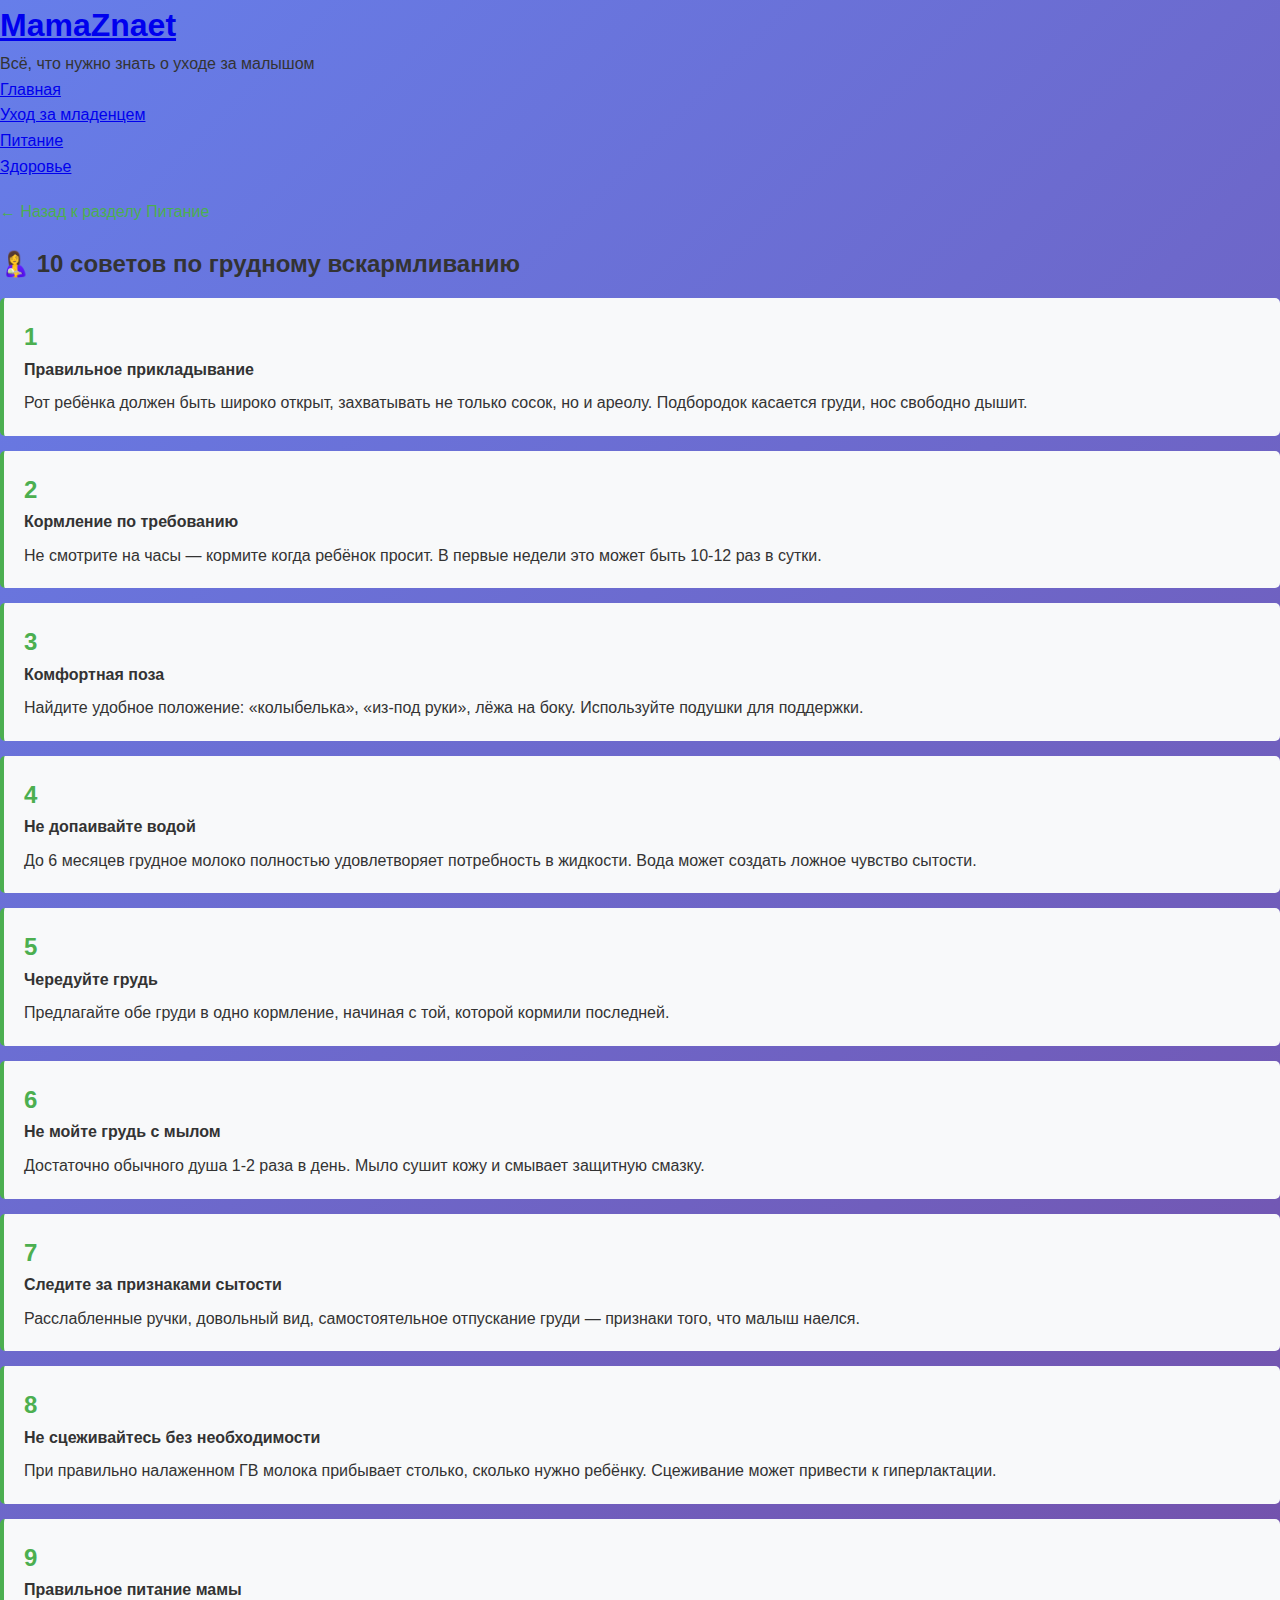
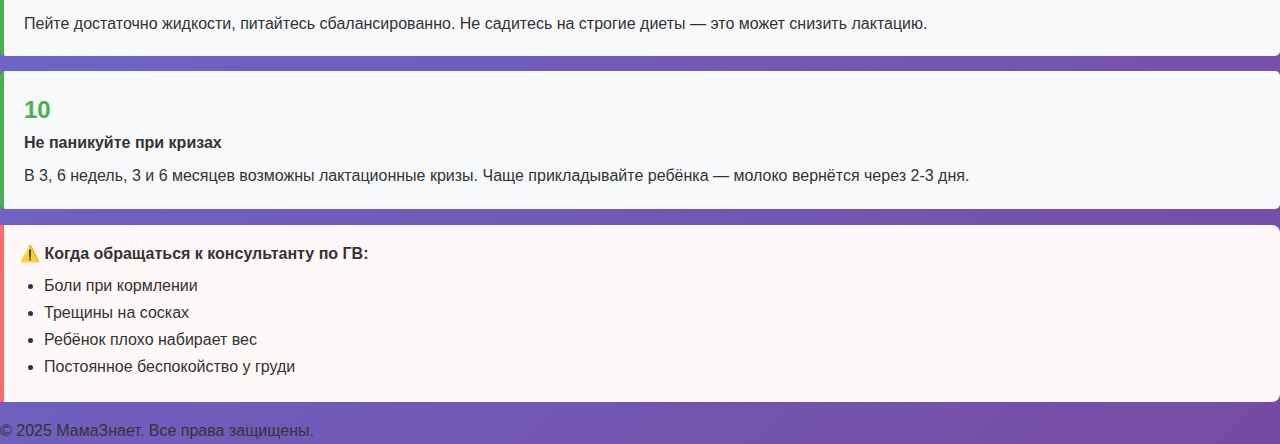
<file: breastfeeding-tips.html>
﻿<!DOCTYPE html>
<html lang="ru">
<head>
    <meta charset="UTF-8">
    <meta name="viewport" content="width=device-width, initial-scale=1.0">
    <title>10 советов по грудному вскармливанию - MamaZnaet</title>
    <link rel="stylesheet" href="styles.css">
    <style>
        .tip {
            background: #f8f9fa;
            padding: 20px;
            margin: 15px 0;
            border-left: 4px solid #4CAF50;
            border-radius: 5px;
        }
        .tip-number {
            font-size: 24px;
            font-weight: bold;
            color: #4CAF50;
            margin-right: 10px;
        }
        .back-link {
            display: inline-block;
            margin: 20px 0;
            color: #4CAF50;
            text-decoration: none;
        }
    </style>
</head>
<body>
    <header>
        <h1><a href="index.html">MamaZnaet</a></h1>
        <p>Всё, что нужно знать о уходе за малышом</p>
    </header>
    
    <nav>
        <ul>
            <li><a href="index.html">Главная</a></li>
            <li><a href="care.html">Уход за младенцем</a></li>
            <li><a href="nutrition.html">Питание</a></li>
            <li><a href="health.html">Здоровье</a></li>
        </ul>
    </nav>

    <main>
        <a href="nutrition.html" class="back-link">← Назад к разделу Питание</a>
        
        <h2>🤱 10 советов по грудному вскармливанию</h2>
        
        <div class="tip">
            <span class="tip-number">1</span>
            <strong>Правильное прикладывание</strong>
            <p>Рот ребёнка должен быть широко открыт, захватывать не только сосок, но и ареолу. Подбородок касается груди, нос свободно дышит.</p>
        </div>

        <div class="tip">
            <span class="tip-number">2</span>
            <strong>Кормление по требованию</strong>
            <p>Не смотрите на часы — кормите когда ребёнок просит. В первые недели это может быть 10-12 раз в сутки.</p>
        </div>

        <div class="tip">
            <span class="tip-number">3</span>
            <strong>Комфортная поза</strong>
            <p>Найдите удобное положение: «колыбелька», «из-под руки», лёжа на боку. Используйте подушки для поддержки.</p>
        </div>

        <div class="tip">
            <span class="tip-number">4</span>
            <strong>Не допаивайте водой</strong>
            <p>До 6 месяцев грудное молоко полностью удовлетворяет потребность в жидкости. Вода может создать ложное чувство сытости.</p>
        </div>

        <div class="tip">
            <span class="tip-number">5</span>
            <strong>Чередуйте грудь</strong>
            <p>Предлагайте обе груди в одно кормление, начиная с той, которой кормили последней.</p>
        </div>

        <div class="tip">
            <span class="tip-number">6</span>
            <strong>Не мойте грудь с мылом</strong>
            <p>Достаточно обычного душа 1-2 раза в день. Мыло сушит кожу и смывает защитную смазку.</p>
        </div>

        <div class="tip">
            <span class="tip-number">7</span>
            <strong>Следите за признаками сытости</strong>
            <p>Расслабленные ручки, довольный вид, самостоятельное отпускание груди — признаки того, что малыш наелся.</p>
        </div>

        <div class="tip">
            <span class="tip-number">8</span>
            <strong>Не сцеживайтесь без необходимости</strong>
            <p>При правильно налаженном ГВ молока прибывает столько, сколько нужно ребёнку. Сцеживание может привести к гиперлактации.</p>
        </div>

        <div class="tip">
            <span class="tip-number">9</span>
            <strong>Правильное питание мамы</strong>
            <p>Пейте достаточно жидкости, питайтесь сбалансированно. Не садитесь на строгие диеты — это может снизить лактацию.</p>
        </div>

        <div class="tip">
            <span class="tip-number">10</span>
            <strong>Не паникуйте при кризах</strong>
            <p>В 3, 6 недель, 3 и 6 месяцев возможны лактационные кризы. Чаще прикладывайте ребёнка — молоко вернётся через 2-3 дня.</p>
        </div>

        <div class="warning">
            <p><strong>⚠️ Когда обращаться к консультанту по ГВ:</strong></p>
            <ul>
                <li>Боли при кормлении</li>
                <li>Трещины на сосках</li>
                <li>Ребёнок плохо набирает вес</li>
                <li>Постоянное беспокойство у груди</li>
            </ul>
        </div>
    </main>

    <footer>
        <p>© 2025 МамаЗнает. Все права защищены.</p>
    </footer>
</body>
</html>
</file>
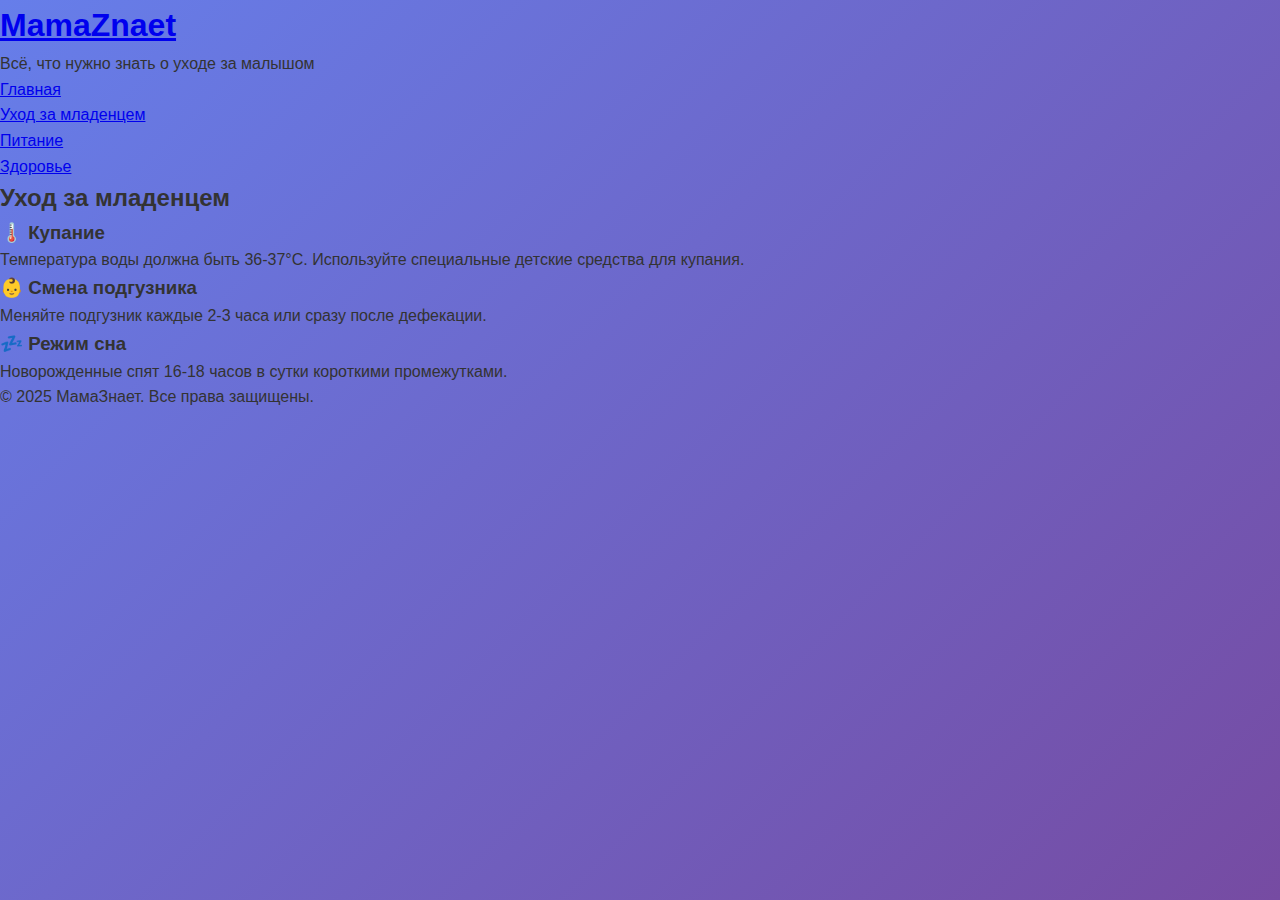
<file: care.html>
﻿<!DOCTYPE html>
<html lang="ru">
<head>
    <meta charset="UTF-8">
    <meta name="viewport" content="width=device-width, initial-scale=1.0">
    <title>Уход за младенцем - MamaZnaet</title>
    <link rel="stylesheet" href="styles.css">
</head>
<body>
    <header>
        <h1><a href="index.html">MamaZnaet</a></h1>
        <p>Всё, что нужно знать о уходе за малышом</p>
    </header>
    
    <nav>
        <ul>
            <li><a href="index.html">Главная</a></li>
            <li><a href="care.html">Уход за младенцем</a></li>
            <li><a href="nutrition.html">Питание</a></li>
            <li><a href="health.html">Здоровье</a></li>
        </ul>
    </nav>

    <main>
        <h2>Уход за младенцем</h2>
        
        <article>
            <h3>🌡️ Купание</h3>
            <p>Температура воды должна быть 36-37°C. Используйте специальные детские средства для купания.</p>
        </article>

        <article>
            <h3>👶 Смена подгузника</h3>
            <p>Меняйте подгузник каждые 2-3 часа или сразу после дефекации.</p>
        </article>

        <article>
            <h3>💤 Режим сна</h3>
            <p>Новорожденные спят 16-18 часов в сутки короткими промежутками.</p>
        </article>
    </main>

    <footer>
        <p>© 2025 МамаЗнает. Все права защищены.</p>
    </footer>
</body>
</html>
</file>
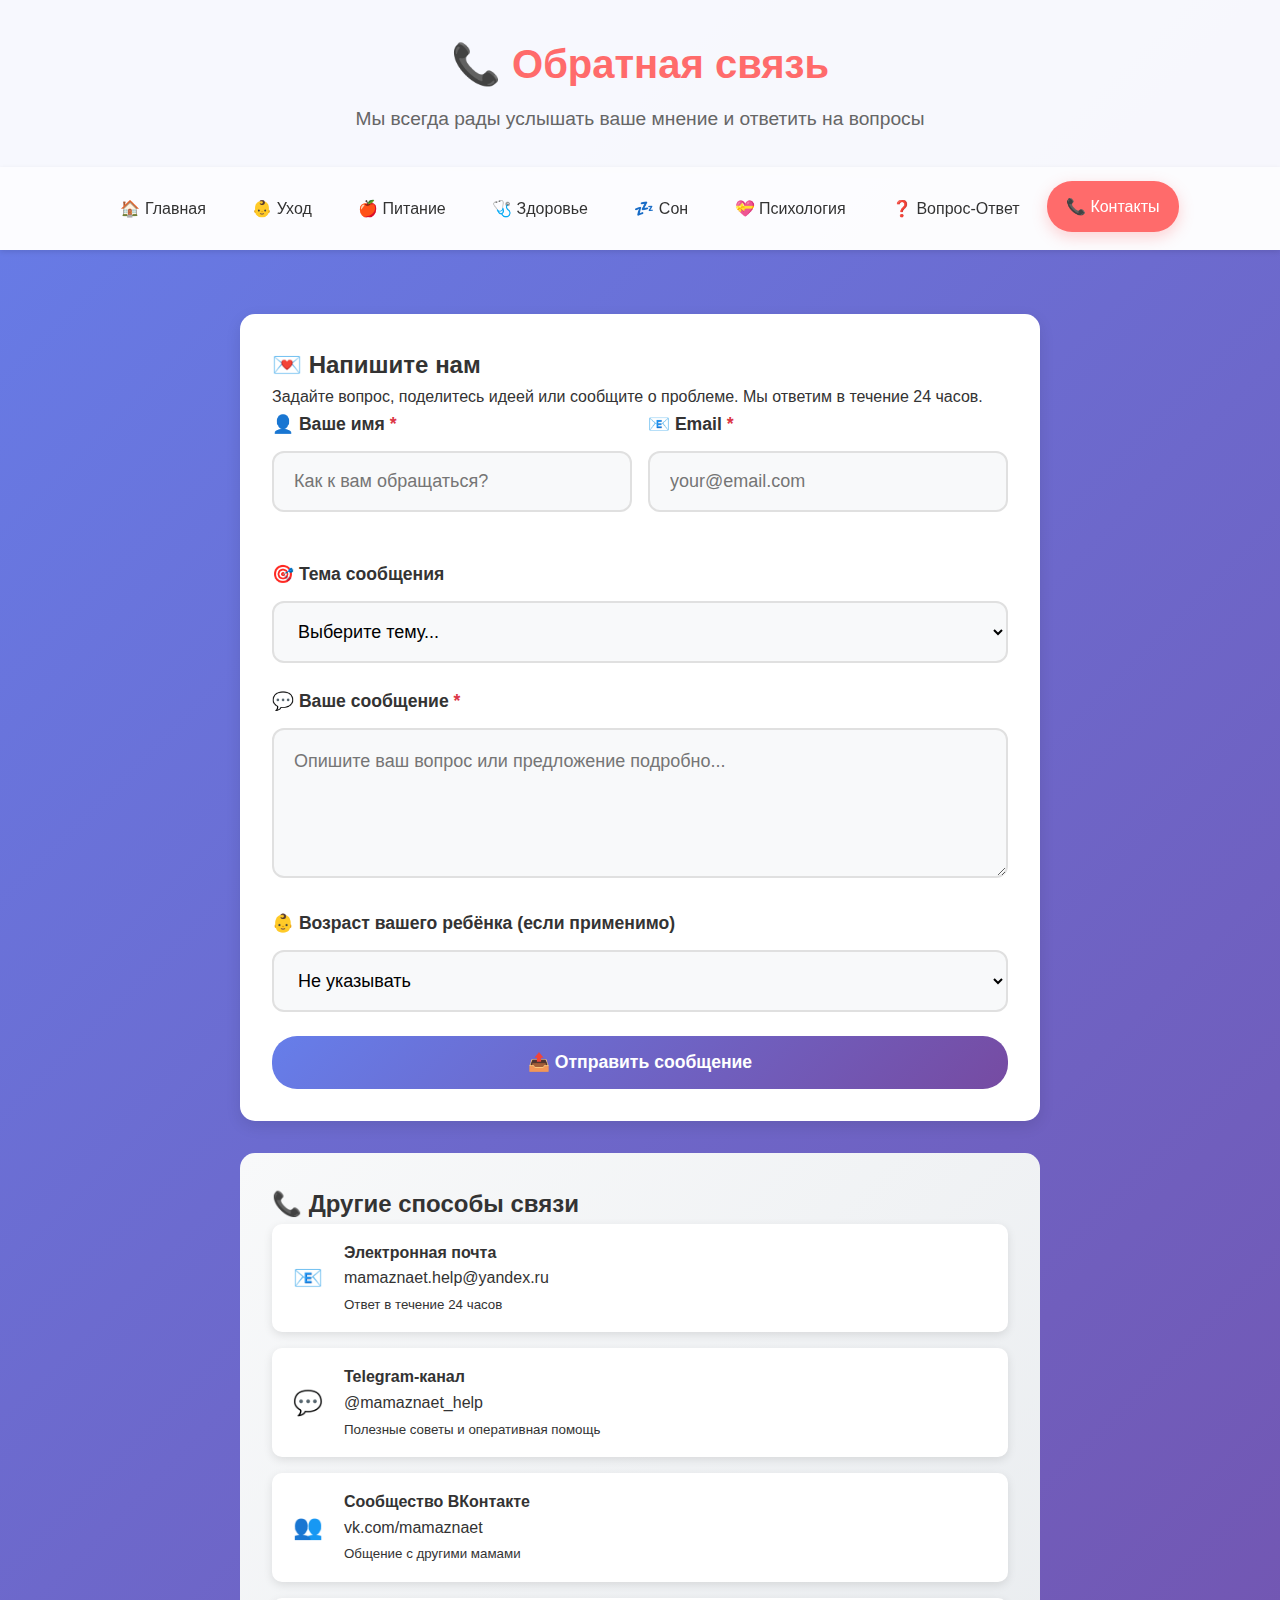
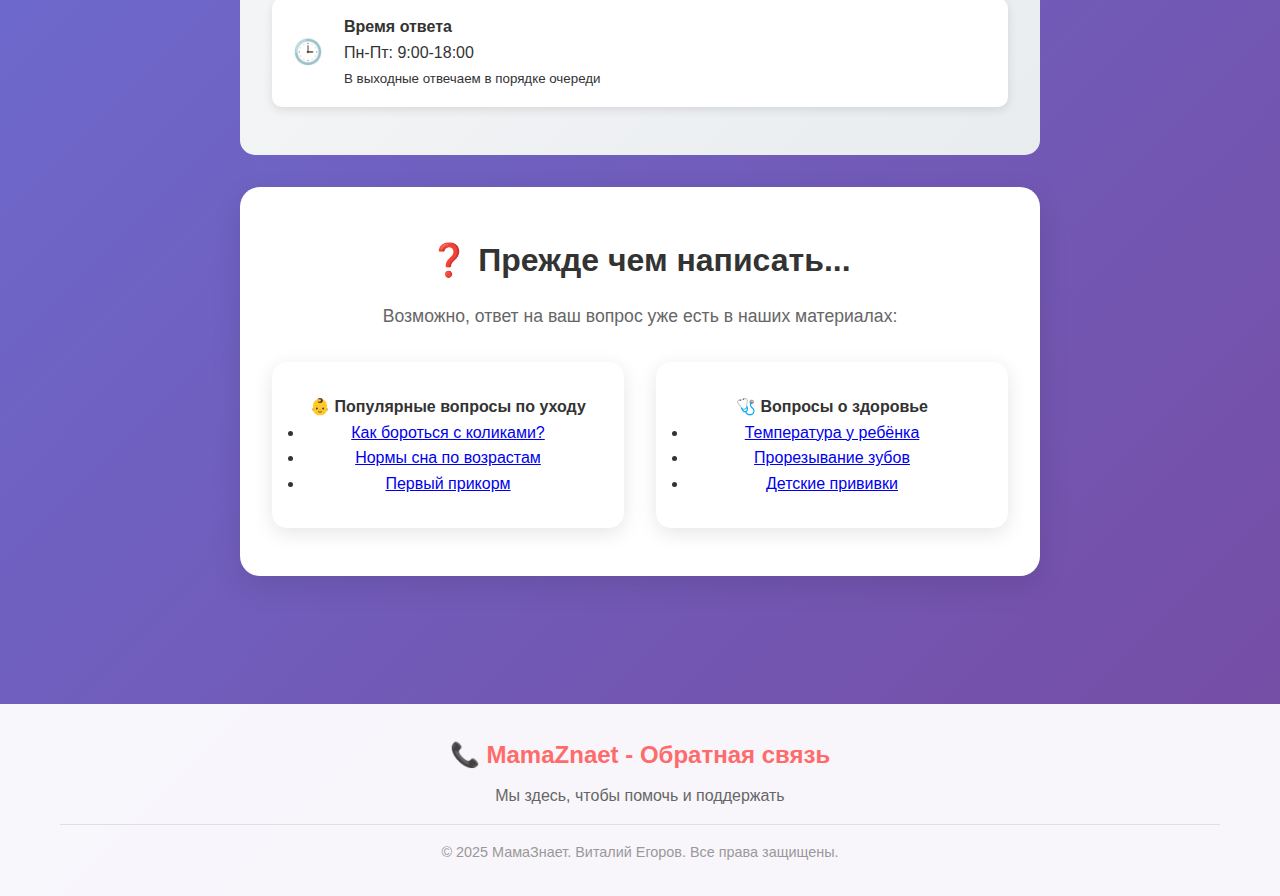
<file: contact.html>
﻿<!DOCTYPE html>
<html lang="ru">
<head>
    <meta charset="UTF-8">
    <meta name="viewport" content="width=device-width, initial-scale=1.0">
    <title>Обратная связь - MamaZnaet</title>
    <link rel="stylesheet" href="styles.css">
    <style>
        .contact-container {
            max-width: 800px;
            margin: 0 auto;
        }
        
        .contact-form {
            background: white;
            padding: 2rem;
            border-radius: 15px;
            box-shadow: 0 5px 15px rgba(0,0,0,0.1);
            margin: 2rem 0;
        }
        
        .form-group {
            margin-bottom: 1.5rem;
        }
        
        .form-label {
            display: block;
            margin-bottom: 0.5rem;
            font-weight: 600;
            color: #333;
        }
        
        .form-input, .form-textarea, .form-select {
            width: 100%;
            padding: 0.8rem;
            border: 2px solid #e9ecef;
            border-radius: 8px;
            font-size: 1rem;
            transition: border-color 0.3s ease;
            font-family: inherit;
        }
        
        .form-input:focus, .form-textarea:focus, .form-select:focus {
            outline: none;
            border-color: #667eea;
            box-shadow: 0 0 0 3px rgba(102, 126, 234, 0.1);
        }
        
        .form-textarea {
            min-height: 120px;
            resize: vertical;
        }
        
        .form-submit {
            background: linear-gradient(135deg, #667eea 0%, #764ba2 100%);
            color: white;
            border: none;
            padding: 1rem 2rem;
            border-radius: 25px;
            font-size: 1.1rem;
            cursor: pointer;
            transition: all 0.3s ease;
            width: 100%;
            font-weight: 600;
        }
        
        .form-submit:hover {
            transform: translateY(-2px);
            box-shadow: 0 5px 15px rgba(0,0,0,0.2);
        }
        
        .form-submit:disabled {
            background: #6c757d;
            cursor: not-allowed;
            transform: none;
            box-shadow: none;
        }
        
        .contact-info {
            background: linear-gradient(135deg, #f8f9fa 0%, #e9ecef 100%);
            padding: 2rem;
            border-radius: 15px;
            margin: 2rem 0;
        }
        
        .info-item {
            display: flex;
            align-items: center;
            margin-bottom: 1rem;
            padding: 1rem;
            background: white;
            border-radius: 10px;
            box-shadow: 0 3px 10px rgba(0,0,0,0.1);
        }
        
        .info-icon {
            font-size: 1.5rem;
            margin-right: 1rem;
            width: 40px;
            text-align: center;
        }
        
        .form-row {
            display: flex;
            gap: 1rem;
        }
        
        .form-row .form-group {
            flex: 1;
        }
        
        .success-message {
            background: #d4edda;
            color: #155724;
            padding: 1rem;
            border-radius: 8px;
            margin: 1rem 0;
            border: 1px solid #c3e6cb;
            display: none;
        }
        
        .error-message {
            background: #f8d7da;
            color: #721c24;
            padding: 1rem;
            border-radius: 8px;
            margin: 1rem 0;
            border: 1px solid #f5c6cb;
            display: none;
        }
        
        .loading-spinner {
            display: none;
            text-align: center;
            margin: 1rem 0;
        }
        
        .spinner {
            border: 3px solid #f3f3f3;
            border-top: 3px solid #667eea;
            border-radius: 50%;
            width: 30px;
            height: 30px;
            animation: spin 1s linear infinite;
            margin: 0 auto;
        }
        
        @keyframes spin {
            0% { transform: rotate(0deg); }
            100% { transform: rotate(360deg); }
        }
        
        .required {
            color: #dc3545;
        }
        
        @media (max-width: 768px) {
            .form-row {
                flex-direction: column;
                gap: 0;
            }
            
            .contact-form {
                padding: 1.5rem;
            }
            
            .contact-info {
                padding: 1.5rem;
            }
        }
    </style>
</head>
<body>
    <!-- Хедер -->
    <header class="main-header">
        <div class="header-content">
            <h1 class="site-title">📞 Обратная связь</h1>
            <p class="site-subtitle">Мы всегда рады услышать ваше мнение и ответить на вопросы</p>
        </div>
    </header>

    <!-- Навигация -->
    <nav class="main-nav">
        <div class="nav-container">
            <ul class="nav-menu">
                <li><a href="index.html" class="nav-link">🏠 Главная</a></li>
                <li><a href="care.html" class="nav-link">👶 Уход</a></li>
                <li><a href="nutrition.html" class="nav-link">🍎 Питание</a></li>
                <li><a href="health.html" class="nav-link">🩺 Здоровье</a></li>
                <li><a href="routine.html" class="nav-link">💤 Сон</a></li>
                <li><a href="psychology.html" class="nav-link">💝 Психология</a></li>
                <li><a href="faq.html" class="nav-link">❓ Вопрос-Ответ</a></li>
                <li><a href="contact.html" class="nav-link active">📞 Контакты</a></li>
            </ul>
        </div>
    </nav>

    <!-- Основной контент -->
    <main class="main-content">
        
        <div class="contact-container">
            
            <!-- Форма обратной связи -->
            <section class="contact-form">
                <h2>💌 Напишите нам</h2>
                <p>Задайте вопрос, поделитесь идеей или сообщите о проблеме. Мы ответим в течение 24 часов.</p>
                
                <div id="successMessage" class="success-message">
                    ✅ <strong>Спасибо!</strong> Ваше сообщение отправлено. Мы ответим вам в ближайшее время.
                </div>
                
                <div id="errorMessage" class="error-message">
                    ❌ <strong>Ошибка!</strong> Не удалось отправить сообщение. Пожалуйста, попробуйте ещё раз или напишите нам напрямую.
                </div>
                
                <div id="loadingSpinner" class="loading-spinner">
                    <div class="spinner"></div>
                    <p>Отправка сообщения...</p>
                </div>
                
                <!-- Форма с Formspree -->
                <form id="feedbackForm" action="https://formspree.io/f/xdkpubkv" method="POST">
                    <!-- Скрытые поля для настройки Formspree -->
                    <input type="hidden" name="_subject" value="Новое сообщение с MamaZnaet">
                    <input type="hidden" name="_language" value="ru">
                    <input type="hidden" name="_next" value="https://vitaliyegorov75-lang.github.io/MamaZnaet/contact.html?success=true">
                    <input type="text" name="_gotcha" style="display:none">
                    
                    <div class="form-row">
                        <div class="form-group">
                            <label class="form-label" for="name">
                                👤 Ваше имя <span class="required">*</span>
                            </label>
                            <input type="text" id="name" name="name" class="form-input" required placeholder="Как к вам обращаться?">
                        </div>
                        
                        <div class="form-group">
                            <label class="form-label" for="email">
                                📧 Email <span class="required">*</span>
                            </label>
                            <input type="email" id="email" name="email" class="form-input" required placeholder="your@email.com">
                        </div>
                    </div>
                    
                    <div class="form-group">
                        <label class="form-label" for="topic">🎯 Тема сообщения</label>
                        <select id="topic" name="topic" class="form-select">
                            <option value="">Выберите тему...</option>
                            <option value="question">❓ Вопрос по уходу за ребёнком</option>
                            <option value="suggestion">💡 Предложение по улучшению сайта</option>
                            <option value="problem">🛠️ Сообщение о проблеме на сайте</option>
                            <option value="cooperation">🤝 Предложение о сотрудничестве</option>
                            <option value="other">📝 Другое</option>
                        </select>
                    </div>
                    
                    <div class="form-group">
                        <label class="form-label" for="message">
                            💬 Ваше сообщение <span class="required">*</span>
                        </label>
                        <textarea id="message" name="message" class="form-textarea" required placeholder="Опишите ваш вопрос или предложение подробно..."></textarea>
                    </div>
                    
                    <div class="form-group">
                        <label class="form-label" for="childAge">👶 Возраст вашего ребёнка (если применимо)</label>
                        <select id="childAge" name="childAge" class="form-select">
                            <option value="">Не указывать</option>
                            <option value="pregnant">🤰 Беременность</option>
                            <option value="0-3">👶 0-3 месяца</option>
                            <option value="3-6">😊 3-6 месяцев</option>
                            <option value="6-12">🧒 6-12 месяцев</option>
                            <option value="1-2">🚀 1-2 года</option>
                            <option value="2-3">🎨 2-3 года</option>
                            <option value="3plus">🌈 3+ года</option>
                        </select>
                    </div>
                    
                    <button type="submit" class="form-submit" id="submitButton">
                        📤 Отправить сообщение
                    </button>
                </form>
            </section>
            
            <!-- Альтернативные способы связи -->
            <section class="contact-info">
                <h2>📞 Другие способы связи</h2>
                
                <div class="info-item">
                    <div class="info-icon">📧</div>
                    <div>
                        <h4>Электронная почта</h4>
                        <p>mamaznaet.help@yandex.ru</p>
                        <small>Ответ в течение 24 часов</small>
                    </div>
                </div>
                
                <div class="info-item">
                    <div class="info-icon">💬</div>
                    <div>
                        <h4>Telegram-канал</h4>
                        <p>@mamaznaet_help</p>
                        <small>Полезные советы и оперативная помощь</small>
                    </div>
                </div>
                
                <div class="info-item">
                    <div class="info-icon">👥</div>
                    <div>
                        <h4>Сообщество ВКонтакте</h4>
                        <p>vk.com/mamaznaet</p>
                        <small>Общение с другими мамами</small>
                    </div>
                </div>
                
                <div class="info-item">
                    <div class="info-icon">🕒</div>
                    <div>
                        <h4>Время ответа</h4>
                        <p>Пн-Пт: 9:00-18:00</p>
                        <small>В выходные отвечаем в порядке очереди</small>
                    </div>
                </div>
            </section>
            
            <!-- Частые вопросы -->
            <section class="welcome-section">
                <div class="welcome-container">
                    <h2>❓ Прежде чем написать...</h2>
                    <p>Возможно, ответ на ваш вопрос уже есть в наших материалах:</p>
                    
                    <div class="articles-grid">
                        <div class="article-card">
                            <h4>👶 Популярные вопросы по уходу</h4>
                            <ul>
                                <li><a href="faq.html">Как бороться с коликами?</a></li>
                                <li><a href="faq.html">Нормы сна по возрастам</a></li>
                                <li><a href="faq.html">Первый прикорм</a></li>
                            </ul>
                        </div>
                        
                        <div class="article-card">
                            <h4>🩺 Вопросы о здоровье</h4>
                            <ul>
                                <li><a href="faq.html">Температура у ребёнка</a></li>
                                <li><a href="faq.html">Прорезывание зубов</a></li>
                                <li><a href="faq.html">Детские прививки</a></li>
                            </ul>
                        </div>
                    </div>
                </div>
            </section>

        </div>

    </main>

    <!-- Футер -->
    <footer class="main-footer">
        <div class="footer-content">
            <div class="footer-info">
                <h3>📞 MamaZnaet - Обратная связь</h3>
                <p>Мы здесь, чтобы помочь и поддержать</p>
            </div>
            <div class="footer-copyright">
                <p>&copy; 2025 МамаЗнает. Виталий Егоров. Все права защищены.</p>
            </div>
        </div>
    </footer>

    <script>
        // Обработка формы
        document.getElementById('feedbackForm').addEventListener('submit', function(e) {
            e.preventDefault();
            
            const submitButton = document.getElementById('submitButton');
            const loadingSpinner = document.getElementById('loadingSpinner');
            const successMessage = document.getElementById('successMessage');
            const errorMessage = document.getElementById('errorMessage');
            
            // Показываем загрузку
            submitButton.disabled = true;
            loadingSpinner.style.display = 'block';
            successMessage.style.display = 'none';
            errorMessage.style.display = 'none';
            
            // Отправляем форму
            const formData = new FormData(this);
            
            fetch(this.action, {
                method: 'POST',
                body: formData,
                headers: {
                    'Accept': 'application/json'
                }
            })
            .then(response => {
                if (response.ok) {
                    // Успех
                    successMessage.style.display = 'block';
                    this.reset();
                    successMessage.scrollIntoView({ behavior: 'smooth' });
                } else {
                    // Ошибка
                    throw new Error('Network response was not ok');
                }
            })
            .catch(error => {
                // Ошибка отправки
                errorMessage.style.display = 'block';
                errorMessage.scrollIntoView({ behavior: 'smooth' });
            })
            .finally(() => {
                // Скрываем загрузку
                loadingSpinner.style.display = 'none';
                submitButton.disabled = false;
            });
        });
        
        // Валидация email
        document.getElementById('email').addEventListener('blur', function() {
            const email = this.value;
            if (email && !email.match(/^[^\s@]+@[^\s@]+\.[^\s@]+$/)) {
                this.style.borderColor = '#dc3545';
            } else {
                this.style.borderColor = '#e9ecef';
            }
        });
        
        // Проверка успешной отправки из URL параметров
        const urlParams = new URLSearchParams(window.location.search);
        if (urlParams.get('success') === 'true') {
            document.getElementById('successMessage').style.display = 'block';
            document.getElementById('successMessage').scrollIntoView({ behavior: 'smooth' });
        }
    </script>
</body>
</html>
</file>
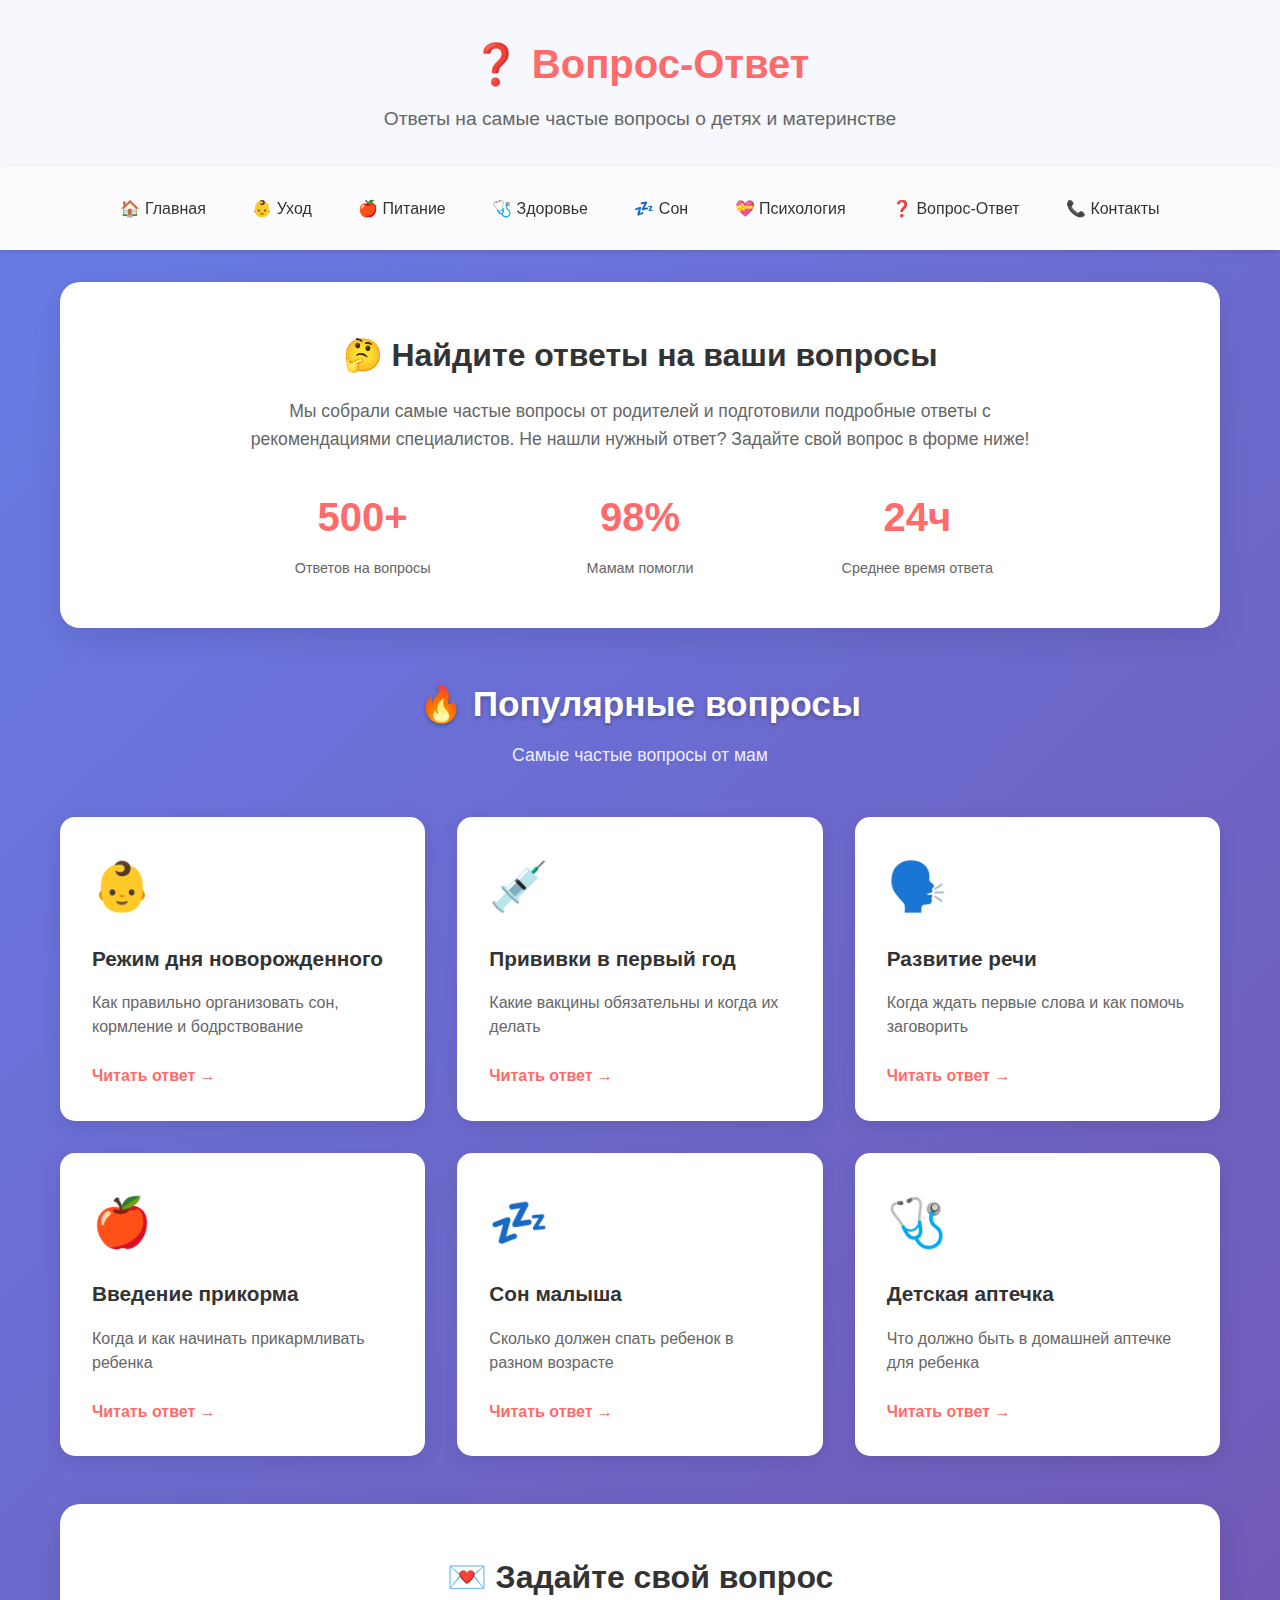
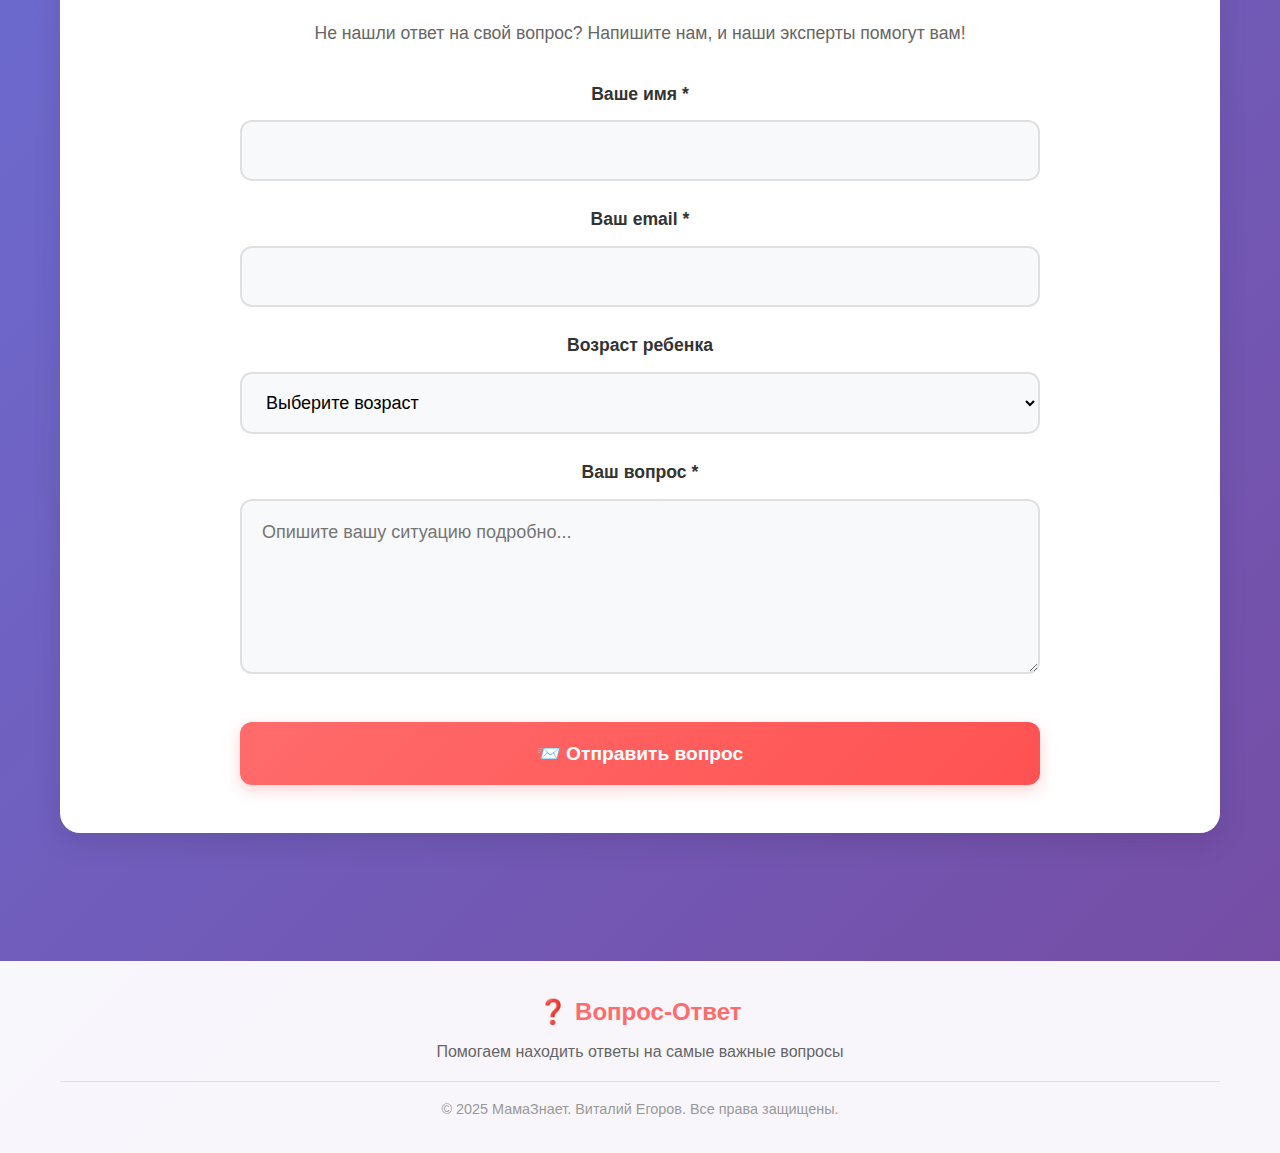
<file: faq.html>
﻿<!DOCTYPE html>
<html lang="ru">
<head>
    <meta charset="UTF-8">
    <meta name="viewport" content="width=device-width, initial-scale=1.0">
    <title>Вопрос-Ответ - МамаЗнает</title>
    <link rel="stylesheet" href="styles.css">
</head>
<body>
    <!-- Хедер -->
    <header class="main-header">
        <div class="header-content">
            <h1 class="site-title">❓ Вопрос-Ответ</h1>
            <p class="site-subtitle">Ответы на самые частые вопросы о детях и материнстве</p>
        </div>
    </header>

    <!-- Навигация -->
    <nav class="main-nav">
        <div class="nav-container">
            <ul class="nav-menu">
                <li><a href="index.html" class="nav-link">🏠 Главная</a></li>
                <li><a href="care.html" class="nav-link">👶 Уход</a></li>
                <li><a href="nutrition.html" class="nav-link">🍎 Питание</a></li>
                <li><a href="health.html" class="nav-link">🩺 Здоровье</a></li>
                <li><a href="routine.html" class="nav-link">💤 Сон</a></li>
                <li><a href="psychology.html" class="nav-link">💝 Психология</a></li>
                <li><a href="faq.html" class="nav-link">❓ Вопрос-Ответ</a></li>
                <li><a href="contact.html" class="nav-link">📞 Контакты</a></li>
            </ul>
        </div>
    </nav>

    <!-- Основной контент -->
    <main class="main-content">
        
        <!-- Приветственный раздел -->
        <section class="welcome-section">
            <div class="welcome-container">
                <h2>🤔 Найдите ответы на ваши вопросы</h2>
                <p>Мы собрали самые частые вопросы от родителей и подготовили подробные ответы с рекомендациями специалистов. Не нашли нужный ответ? Задайте свой вопрос в форме ниже!</p>
                
                <div class="stats-container">
                    <div class="stat-item">
                        <div class="stat-number">500+</div>
                        <div class="stat-label">Ответов на вопросы</div>
                    </div>
                    <div class="stat-item">
                        <div class="stat-number">98%</div>
                        <div class="stat-label">Мамам помогли</div>
                    </div>
                    <div class="stat-item">
                        <div class="stat-number">24ч</div>
                        <div class="stat-label">Среднее время ответа</div>
                    </div>
                </div>
            </div>
        </section>

        <!-- Популярные вопросы -->
        <section class="popular-section">
            <div class="section-header">
                <h2>🔥 Популярные вопросы</h2>
                <p>Самые частые вопросы от мам</p>
            </div>
            
            <div class="articles-grid">
                <article class="article-card">
                    <div class="article-icon">👶</div>
                    <h3 class="article-title">Режим дня новорожденного</h3>
                    <p class="article-excerpt">Как правильно организовать сон, кормление и бодрствование</p>
                    <div class="article-content" style="display: none;">
                        <div class="tip">
                            <strong>📅 Основные принципы:</strong>
                            <ul>
                                <li>Кормление по требованию в первые месяцы</li>
                                <li>Сон 16-18 часов в сутки</li>
                                <li>Обязательные прогулки 2 раза в день</li>
                                <li>Гибкий график, ориентированный на потребности ребенка</li>
                            </ul>
                        </div>
                    </div>
                    <a href="#" class="article-link" onclick="toggleAnswer(this); return false;">Читать ответ →</a>
                </article>
                
                <article class="article-card">
                    <div class="article-icon">💉</div>
                    <h3 class="article-title">Прививки в первый год</h3>
                    <p class="article-excerpt">Какие вакцины обязательны и когда их делать</p>
                    <div class="article-content" style="display: none;">
                        <div class="tip">
                            <strong>💉 Национальный календарь:</strong>
                            <ul>
                                <li><strong>Первые 24 часа:</strong> Гепатит B</li>
                                <li><strong>3-7 дней:</strong> БЦЖ</li>
                                <li><strong>3, 4.5, 6 месяцев:</strong> АКДС, полиомиелит</li>
                            </ul>
                        </div>
                    </div>
                    <a href="#" class="article-link" onclick="toggleAnswer(this); return false;">Читать ответ →</a>
                </article>
                
                <article class="article-card">
                    <div class="article-icon">🗣️</div>
                    <h3 class="article-title">Развитие речи</h3>
                    <p class="article-excerpt">Когда ждать первые слова и как помочь заговорить</p>
                    <div class="article-content" style="display: none;">
                        <div class="tip">
                            <strong>🗣️ Этапы развития:</strong>
                            <ul>
                                <li><strong>10-14 месяцев:</strong> Первые осознанные слова</li>
                                <li><strong>1.5 года:</strong> 20-50 слов</li>
                                <li><strong>2 года:</strong> 200-300 слов, фразы</li>
                            </ul>
                        </div>
                    </div>
                    <a href="#" class="article-link" onclick="toggleAnswer(this); return false;">Читать ответ →</a>
                </article>

                <article class="article-card">
                    <div class="article-icon">🍎</div>
                    <h3 class="article-title">Введение прикорма</h3>
                    <p class="article-excerpt">Когда и как начинать прикармливать ребенка</p>
                    <div class="article-content" style="display: none;">
                        <div class="tip">
                            <strong>🥄 Основные правила:</strong>
                            <ul>
                                <li><strong>Возраст:</strong> 4-6 месяцев</li>
                                <li><strong>Первые продукты:</strong> Овощные пюре или каши</li>
                                <li><strong>Начальная доза:</strong> 1/2 чайной ложки</li>
                            </ul>
                        </div>
                    </div>
                    <a href="#" class="article-link" onclick="toggleAnswer(this); return false;">Читать ответ →</a>
                </article>

                <article class="article-card">
                    <div class="article-icon">💤</div>
                    <h3 class="article-title">Сон малыша</h3>
                    <p class="article-excerpt">Сколько должен спать ребенок в разном возрасте</p>
                    <div class="article-content" style="display: none;">
                        <div class="tip">
                            <strong>💤 Нормы сна:</strong>
                            <ul>
                                <li><strong>0-3 месяца:</strong> 16-18 часов</li>
                                <li><strong>3-6 месяцев:</strong> 14-16 часов</li>
                                <li><strong>6-12 месяцев:</strong> 13-15 часов</li>
                            </ul>
                        </div>
                    </div>
                    <a href="#" class="article-link" onclick="toggleAnswer(this); return false;">Читать ответ →</a>
                </article>

                <article class="article-card">
                    <div class="article-icon">🩺</div>
                    <h3 class="article-title">Детская аптечка</h3>
                    <p class="article-excerpt">Что должно быть в домашней аптечке для ребенка</p>
                    <div class="article-content" style="display: none;">
                        <div class="tip">
                            <strong>🩹 Обязательный набор:</strong>
                            <ul>
                                <li>Жаропонижающее (парацетамол, ибупрофен)</li>
                                <li>Антисептики, бинты, пластыри</li>
                                <li>Средства для регидратации</li>
                                <li>Назальный аспиратор, термометр</li>
                            </ul>
                        </div>
                    </div>
                    <a href="#" class="article-link" onclick="toggleAnswer(this); return false;">Читать ответ →</a>
                </article>
            </div>
        </section>

        <!-- Форма вопроса -->
        <section class="welcome-section">
            <div class="welcome-container">
                <h2>💌 Задайте свой вопрос</h2>
                <p>Не нашли ответ на свой вопрос? Напишите нам, и наши эксперты помогут вам!</p>
                
                <div class="contact-form">
                    <form id="questionForm">
                        <div class="form-group">
                            <label for="name">Ваше имя *</label>
                            <input type="text" id="name" name="name" required>
                        </div>
                        
                        <div class="form-group">
                            <label for="email">Ваш email *</label>
                            <input type="email" id="email" name="email" required>
                        </div>
                        
                        <div class="form-group">
                            <label for="childAge">Возраст ребенка</label>
                            <select id="childAge" name="childAge">
                                <option value="">Выберите возраст</option>
                                <option value="0-1">0-1 год</option>
                                <option value="1-3">1-3 года</option>
                                <option value="3-7">3-7 лет</option>
                                <option value="7+">Старше 7 лет</option>
                            </select>
                        </div>
                        
                        <div class="form-group">
                            <label for="question">Ваш вопрос *</label>
                            <textarea id="question" name="question" rows="5" placeholder="Опишите вашу ситуацию подробно..." required></textarea>
                        </div>
                        
                        <button type="submit" class="submit-btn">📨 Отправить вопрос</button>
                    </form>
                </div>
            </div>
        </section>

    </main>

    <!-- Футер -->
    <footer class="main-footer">
        <div class="footer-content">
            <div class="footer-info">
                <h3>❓ Вопрос-Ответ</h3>
                <p>Помогаем находить ответы на самые важные вопросы</p>
            </div>
            <div class="footer-copyright">
                <p>&copy; 2025 МамаЗнает. Виталий Егоров. Все права защищены.</p>
            </div>
        </div>
    </footer>

    <script>
        // Раскрытие ответов на вопросы
        function toggleAnswer(link) {
            const article = link.closest('.article-card');
            const content = article.querySelector('.article-content');
            const isVisible = content.style.display === 'block';
            
            // Скрываем все ответы
            document.querySelectorAll('.article-content').forEach(item => {
                item.style.display = 'none';
            });
            
            // Показываем/скрываем текущий ответ
            content.style.display = isVisible ? 'none' : 'block';
            link.textContent = isVisible ? 'Читать ответ →' : 'Скрыть ответ ↑';
        }

        // Обработчик формы
        document.getElementById('questionForm').addEventListener('submit', function(e) {
            e.preventDefault();
            alert('Спасибо за ваш вопрос! Наш эксперт ответит вам в течение 24 часов.');
            this.reset();
        });
    </script>
</body>
</html>
</file>
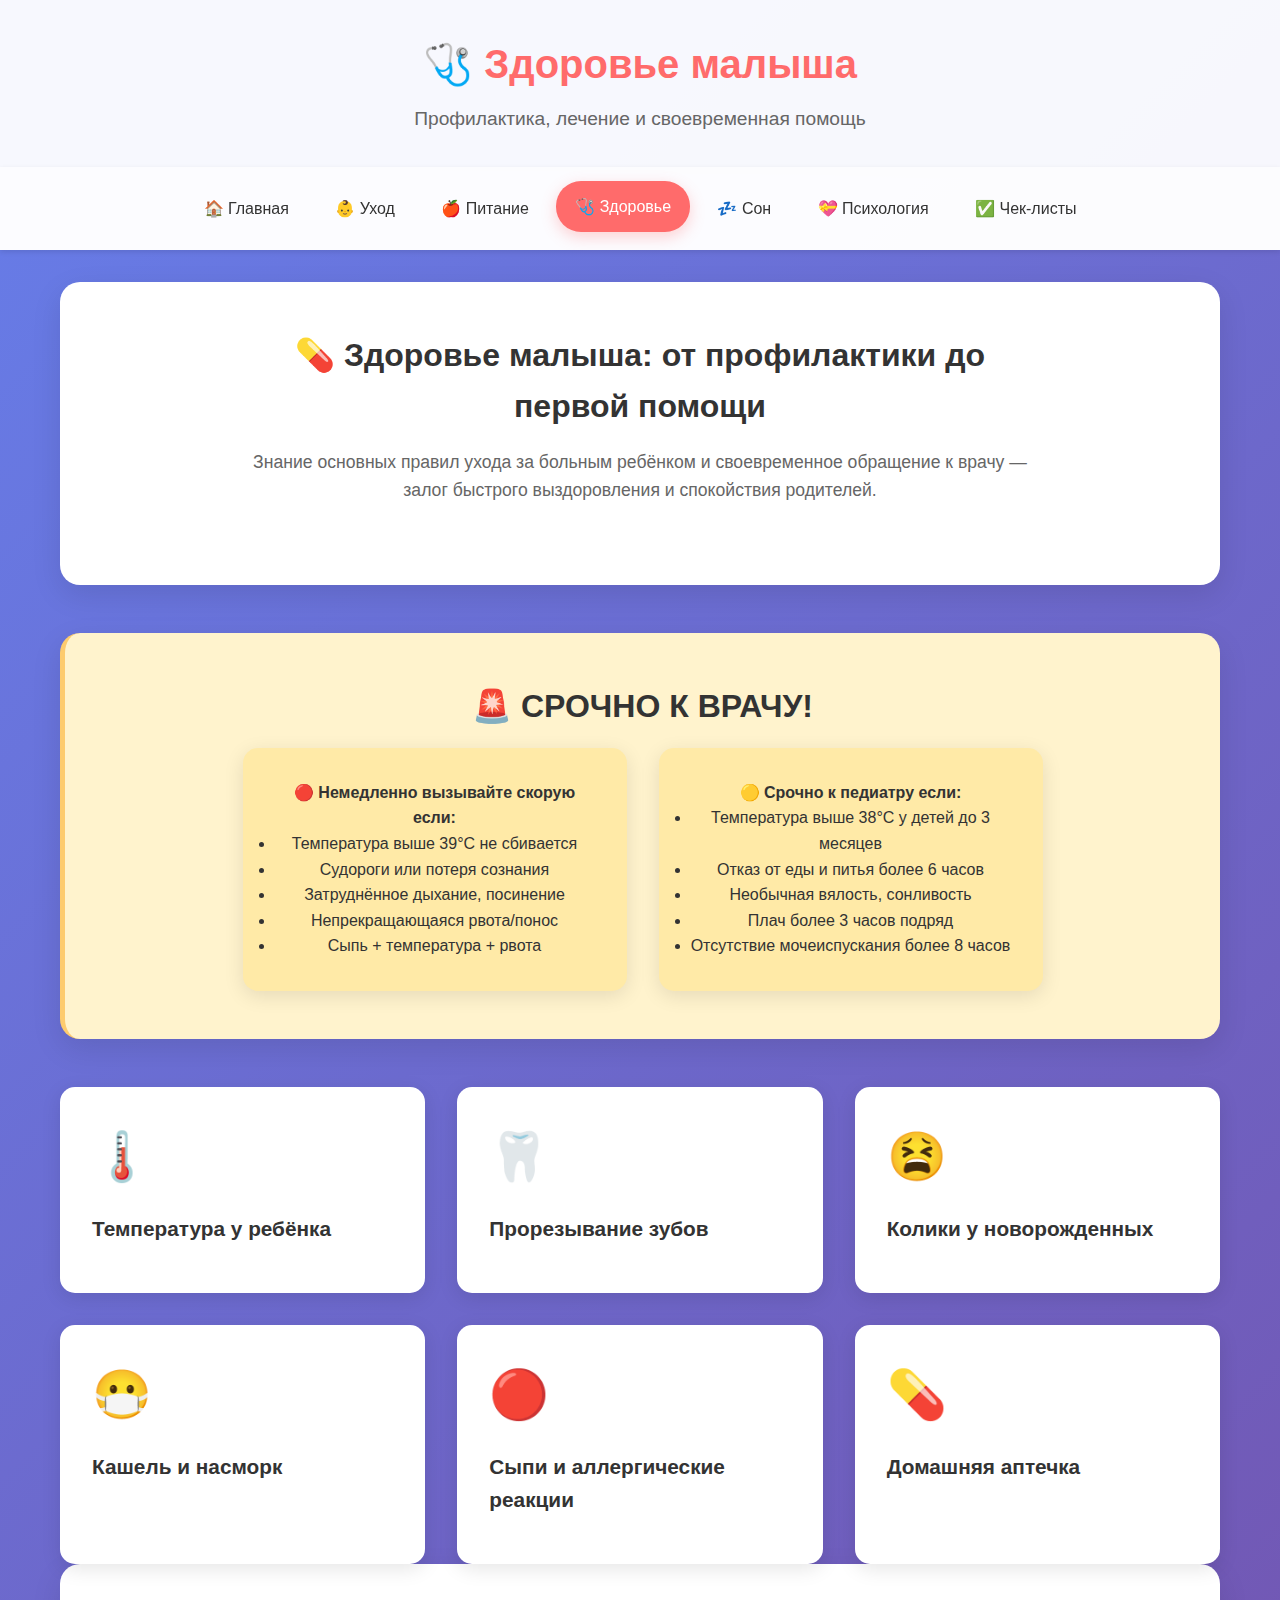
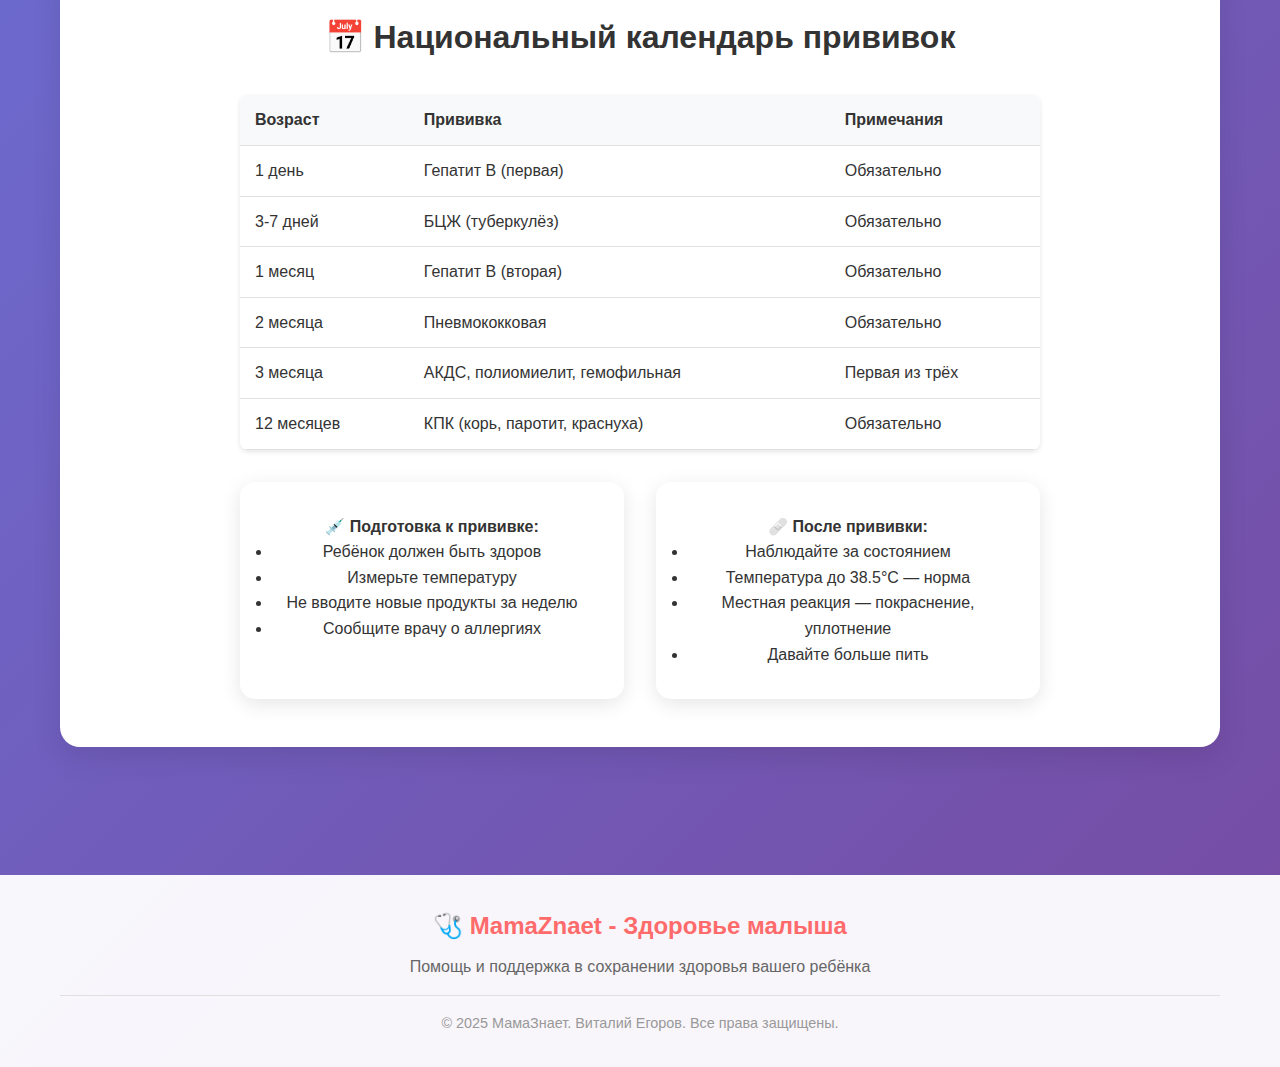
<file: health.html>
﻿<!DOCTYPE html>
<html lang="ru">
<head>
    <meta charset="UTF-8">
    <meta name="viewport" content="width=device-width, initial-scale=1.0">
    <title>Здоровье малыша - MamaZnaet</title>
    <link rel="stylesheet" href="styles.css">
</head>
<body>
    <!-- Хедер -->
    <header class="main-header">
        <div class="header-content">
            <h1 class="site-title">🩺 Здоровье малыша</h1>
            <p class="site-subtitle">Профилактика, лечение и своевременная помощь</p>
        </div>
    </header>

    <!-- Навигация -->
    <nav class="main-nav">
        <div class="nav-container">
            <ul class="nav-menu">
                <li><a href="index.html" class="nav-link">🏠 Главная</a></li>
                <li><a href="care.html" class="nav-link">👶 Уход</a></li>
                <li><a href="nutrition.html" class="nav-link">🍎 Питание</a></li>
                <li><a href="health.html" class="nav-link active">🩺 Здоровье</a></li>
                <li><a href="routine.html" class="nav-link">💤 Сон</a></li>
                <li><a href="psychology.html" class="nav-link">💝 Психология</a></li>
                <li><a href="checklists.html" class="nav-link">✅ Чек-листы</a></li>
            </ul>
        </div>
    </nav>

    <!-- Основной контент -->
    <main class="main-content">
        
        <!-- Введение -->
        <section class="welcome-section">
            <div class="welcome-container">
                <h2>💊 Здоровье малыша: от профилактики до первой помощи</h2>
                <p>Знание основных правил ухода за больным ребёнком и своевременное обращение к врачу — залог быстрого выздоровления и спокойствия родителей.</p>
            </div>
        </section>

        <!-- Экстренные ситуации -->
        <section class="welcome-section" style="background: #fff3cd; border-left: 5px solid #fdcb6e;">
            <div class="welcome-container">
                <h2>🚨 СРОЧНО К ВРАЧУ!</h2>
                <div class="articles-grid">
                    <div class="article-card" style="background: #ffeaa7;">
                        <h4>🔴 Немедленно вызывайте скорую если:</h4>
                        <ul>
                            <li>Температура выше 39°C не сбивается</li>
                            <li>Судороги или потеря сознания</li>
                            <li>Затруднённое дыхание, посинение</li>
                            <li>Непрекращающаяся рвота/понос</li>
                            <li>Сыпь + температура + рвота</li>
                        </ul>
                    </div>
                    <div class="article-card" style="background: #ffeaa7;">
                        <h4>🟡 Срочно к педиатру если:</h4>
                        <ul>
                            <li>Температура выше 38°C у детей до 3 месяцев</li>
                            <li>Отказ от еды и питья более 6 часов</li>
                            <li>Необычная вялость, сонливость</li>
                            <li>Плач более 3 часов подряд</li>
                            <li>Отсутствие мочеиспускания более 8 часов</li>
                        </ul>
                    </div>
                </div>
            </div>
        </section>

        <!-- Основные разделы здоровья -->
        <div class="articles-grid">
            
            <!-- Температура -->
            <article class="article-card">
                <div class="article-icon">🌡️</div>
                <h3 class="article-title">Температура у ребёнка</h3>
                <div class="article-content">
                    <p><strong>Норма:</strong> 36.5-37.5°C (у грудничков до 37.2°C)</p>
                    
                    <table>
                        <tr>
                            <th>Температура</th>
                            <th>Действия</th>
                            <th>Лекарства</th>
                        </tr>
                        <tr>
                            <td>37.1-38.0°C</td>
                            <td>Обильное питьё, наблюдение</td>
                            <td>Не требуется</td>
                        </tr>
                        <tr>
                            <td>38.1-38.5°C</td>
                            <td>Раскрыть, обтереть водой, питьё</td>
                            <td>По назначению врача</td>
                        </tr>
                        <tr>
                            <td>Выше 38.5°C</td>
                            <td>Срочно сбивать, вызвать врача</td>
                            <td>Парацетамол/Ибупрофен</td>
                        </tr>
                    </table>

                    <div class="tip">
                        <strong>💡 Как правильно сбивать температуру:</strong>
                        <ul>
                            <li>Раздеть до трусиков/подгузника</li>
                            <li>Обтирать водой комнатной температуры</li>
                            <li>Обильное тёплое питьё</li>
                            <li>Проветрить комнату (20-22°C)</li>
                            <li>Не укутывать!</li>
                        </ul>
                    </div>
                </div>
            </article>

            <!-- Прорезывание зубов -->
            <article class="article-card">
                <div class="article-icon">🦷</div>
                <h3 class="article-title">Прорезывание зубов</h3>
                <div class="article-content">
                    <p><strong>Сроки:</strong> 4-8 месяцев (первые зубы)</p>
                    
                    <div class="tip">
                        <strong>✅ Нормальные симптомы:</strong>
                        <ul>
                            <li>Обильное слюнотечение</li>
                            <li>Жевание кулачков и предметов</li>
                            <li>Небольшая припухлость дёсен</li>
                            <li>Лёгкое беспокойство</li>
                            <li>Температура до 37.5°C</li>
                        </ul>
                    </div>

                    <div class="warning">
                        <strong>⚠️ Когда к врачу:</strong>
                        <ul>
                            <li>Температура выше 38°C</li>
                            <li>Диарея или рвота</li>
                            <li>Сильная сыпь</li>
                            <li>Отказ от еды более суток</li>
                        </ul>
                    </div>

                    <div class="tip">
                        <strong>🎯 Помощь при прорезывании:</strong>
                        <ul>
                            <li>Прорезыватели (охлаждённые)</li>
                            <li>Массаж дёсен чистыми пальцами</li>
                            <li>Специальные гели (по назначению врача)</li>
                            <li>Объятия и отвлечение внимания</li>
                        </ul>
                    </div>
                </div>
            </article>

            <!-- Колики -->
            <article class="article-card">
                <div class="article-icon">😫</div>
                <h3 class="article-title">Колики у новорожденных</h3>
                <div class="article-content">
                    <p><strong>Период:</strong> 3 недели - 4 месяца</p>
                    <p><strong>Время:</strong> Обычно вечером/ночью</p>
                    
                    <div class="tip">
                        <strong>🎭 Признаки колик:</strong>
                        <ul>
                            <li>Пронзительный плач 3+ часов</li>
                            <li>Поджимание ножек к животу</li>
                            <li>Напряжённый животик</li>
                            <li>Покраснение лица</li>
                            <li>Облегчение после отхождения газов</li>
                        </ul>
                    </div>

                    <div class="tip">
                        <strong>💆‍♀️ Методы помощи:</strong>
                        <ul>
                            <li>Массаж животика по часовой стрелке</li>
                            <li>Упражнение "велосипед"</li>
                            <li>Тёплая пелёнка на живот</li>
                            <li>Ношение столбиком после еды</li>
                            <li>Капли от колик (по назначению врача)</li>
                        </ul>
                    </div>
                </div>
            </article>

            <!-- Кашель и насморк -->
            <article class="article-card">
                <div class="article-icon">😷</div>
                <h3 class="article-title">Кашель и насморк</h3>
                <div class="article-content">
                    <p><strong>Важно:</strong> У грудничков быстро развиваются осложнения!</p>
                    
                    <table>
                        <tr>
                            <th>Симптом</th>
                            <th>Домашняя помощь</th>
                            <th>Когда к врачу</th>
                        </tr>
                        <tr>
                            <td>Насморк</td>
                            <td>Солевые капли, аспиратор</td>
                            <td>Затруднённое дыхание</td>
                        </tr>
                        <tr>
                            <td>Влажный кашель</td>
                            <td>Увлажнение воздуха, питьё</td>
                            <td>Хрипы, одышка</td>
                        </tr>
                        <tr>
                            <td>Сухой кашель</td>
                            <td>Тёплое питьё, ингаляции</td>
                            <td>Лающий кашель</td>
                        </tr>
                    </table>

                    <div class="warning">
                        <strong>💧 Промывание носа:</strong>
                        <p>Используйте только солевые растворы! Спреи — только после 1 года.</p>
                    </div>
                </div>
            </article>

            <!-- Сыпь и аллергия -->
            <article class="article-card">
                <div class="article-icon">🔴</div>
                <h3 class="article-title">Сыпи и аллергические реакции</h3>
                <div class="article-content">
                    
                    <div class="tip">
                        <strong>🌿 Аллергическая сыпь:</strong>
                        <ul>
                            <li>Мелкие красные пятна</li>
                            <li>Зуд, беспокойство</li>
                            <li>Появляется после нового продукта</li>
                            <li>Локализация: щёки, живот, сгибы</li>
                        </ul>
                    </div>

                    <div class="warning">
                        <strong>🚨 Опасные сыпи (срочно к врачу!):</strong>
                        <ul>
                            <li>Сыпь + высокая температура</li>
                            <li>Геморрагическая (не исчезает при надавливании)</li>
                            <li>Пузыри с жидкостью</li>
                            <li>Быстро распространяющаяся</li>
                        </ul>
                    </div>

                    <div class="tip">
                        <strong>🏠 Помощь при аллергии:</strong>
                        <ul>
                            <li>Убрать предполагаемый аллерген</li>
                            <li>Антигистаминные (по назначению)</li>
                            <li>Прохладные ванны с чередой</li>
                            <li>Увлажняющие кремы</li>
                        </ul>
                    </div>
                </div>
            </article>

            <!-- Аптечка -->
            <article class="article-card">
                <div class="article-icon">💊</div>
                <h3 class="article-title">Домашняя аптечка</h3>
                <div class="article-content">
                    
                    <div class="tip">
                        <strong>📋 Обязательный минимум:</strong>
                        <ul>
                            <li>Жаропонижающие (парацетамол, ибупрофен)</li>
                            <li>Солевой раствор для носа</li>
                            <li>Аспиратор назальный</li>
                            <li>Антисептик (хлоргексидин)</li>
                            <li>Перекись водорода 3%</li>
                            <li>Бинты, пластыри, вата</li>
                            <li>Термометр (лучше электронный)</li>
                            <li>Средства от колик</li>
                        </ul>
                    </div>

                    <div class="warning">
                        <strong>❗ Важно:</strong>
                        <p>Все лекарства — только по назначению педиатра! Не занимайтесь самолечением.</p>
                    </div>
                </div>
            </article>

        </div>

        <!-- График прививок -->
        <section class="welcome-section">
            <div class="welcome-container">
                <h2>📅 Национальный календарь прививок</h2>
                
                <table style="margin: 2rem 0;">
                    <tr>
                        <th>Возраст</th>
                        <th>Прививка</th>
                        <th>Примечания</th>
                    </tr>
                    <tr>
                        <td>1 день</td>
                        <td>Гепатит B (первая)</td>
                        <td>Обязательно</td>
                    </tr>
                    <tr>
                        <td>3-7 дней</td>
                        <td>БЦЖ (туберкулёз)</td>
                        <td>Обязательно</td>
                    </tr>
                    <tr>
                        <td>1 месяц</td>
                        <td>Гепатит B (вторая)</td>
                        <td>Обязательно</td>
                    </tr>
                    <tr>
                        <td>2 месяца</td>
                        <td>Пневмококковая</td>
                        <td>Обязательно</td>
                    </tr>
                    <tr>
                        <td>3 месяца</td>
                        <td>АКДС, полиомиелит, гемофильная</td>
                        <td>Первая из трёх</td>
                    </tr>
                    <tr>
                        <td>12 месяцев</td>
                        <td>КПК (корь, паротит, краснуха)</td>
                        <td>Обязательно</td>
                    </tr>
                </table>

                <div class="articles-grid">
                    <div class="article-card">
                        <h4>💉 Подготовка к прививке:</h4>
                        <ul>
                            <li>Ребёнок должен быть здоров</li>
                            <li>Измерьте температуру</li>
                            <li>Не вводите новые продукты за неделю</li>
                            <li>Сообщите врачу о аллергиях</li>
                        </ul>
                    </div>
                    <div class="article-card">
                        <h4>🩹 После прививки:</h4>
                        <ul>
                            <li>Наблюдайте за состоянием</li>
                            <li>Температура до 38.5°C — норма</li>
                            <li>Местная реакция — покраснение, уплотнение</li>
                            <li>Давайте больше пить</li>
                        </ul>
                    </div>
                </div>
            </div>
        </section>

    </main>

    <!-- Футер -->
    <footer class="main-footer">
        <div class="footer-content">
            <div class="footer-info">
                <h3>🩺 MamaZnaet - Здоровье малыша</h3>
                <p>Помощь и поддержка в сохранении здоровья вашего ребёнка</p>
            </div>
            <div class="footer-copyright">
                <p>&copy; 2025 МамаЗнает. Виталий Егоров. Все права защищены.</p>
            </div>
        </div>
    </footer>

</body>
</html>
</file>
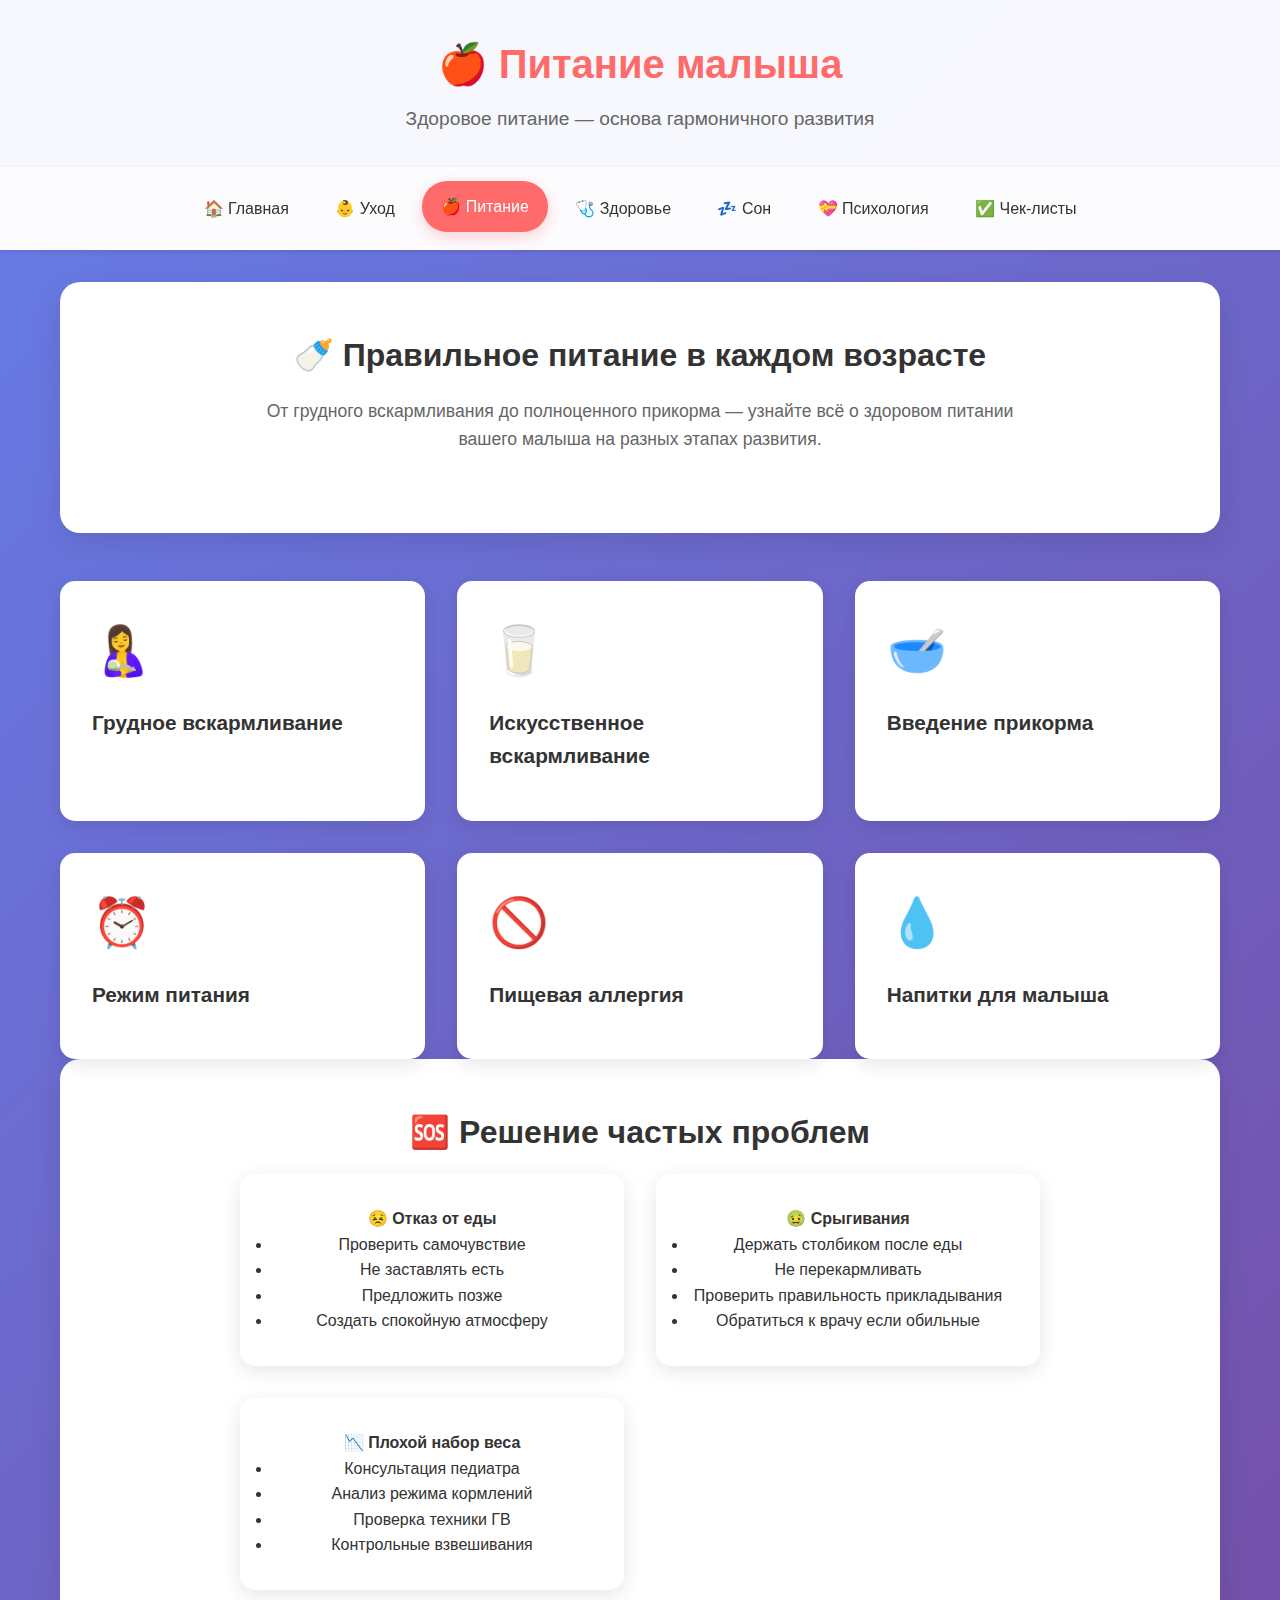
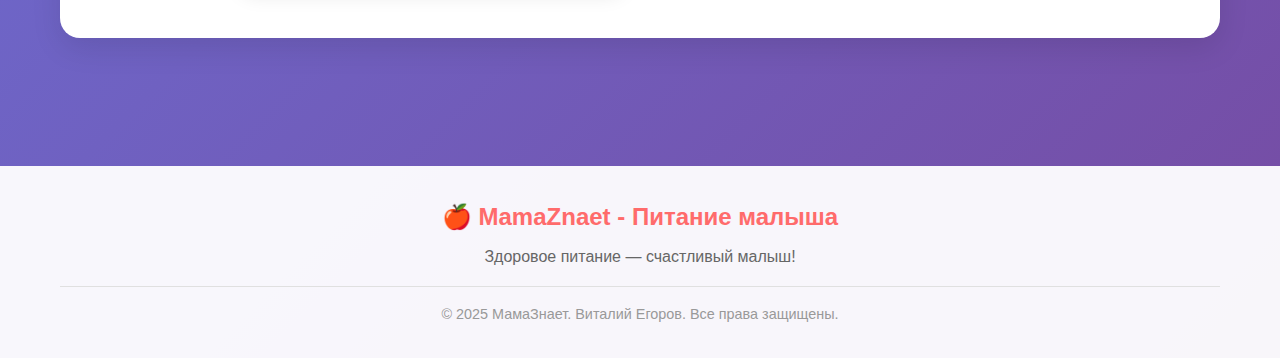
<file: nutrition.html>
﻿<!DOCTYPE html>
<html lang="ru">
<head>
    <meta charset="UTF-8">
    <meta name="viewport" content="width=device-width, initial-scale=1.0">
    <title>Питание малыша - MamaZnaet</title>
    <link rel="stylesheet" href="styles.css">
</head>
<body>
    <!-- Хедер -->
    <header class="main-header">
        <div class="header-content">
            <h1 class="site-title">🍎 Питание малыша</h1>
            <p class="site-subtitle">Здоровое питание — основа гармоничного развития</p>
        </div>
    </header>

    <!-- Навигация -->
    <nav class="main-nav">
        <div class="nav-container">
            <ul class="nav-menu">
                <li><a href="index.html" class="nav-link">🏠 Главная</a></li>
                <li><a href="care.html" class="nav-link">👶 Уход</a></li>
                <li><a href="nutrition.html" class="nav-link active">🍎 Питание</a></li>
                <li><a href="health.html" class="nav-link">🩺 Здоровье</a></li>
                <li><a href="routine.html" class="nav-link">💤 Сон</a></li>
                <li><a href="psychology.html" class="nav-link">💝 Психология</a></li>
                <li><a href="checklists.html" class="nav-link">✅ Чек-листы</a></li>
            </ul>
        </div>
    </nav>

    <!-- Основной контент -->
    <main class="main-content">
        
        <!-- Введение -->
        <section class="welcome-section">
            <div class="welcome-container">
                <h2>🍼 Правильное питание в каждом возрасте</h2>
                <p>От грудного вскармливания до полноценного прикорма — узнайте всё о здоровом питании вашего малыша на разных этапах развития.</p>
            </div>
        </section>

        <!-- Основные разделы питания -->
        <div class="articles-grid">
            
            <!-- Грудное вскармливание -->
            <article class="article-card">
                <div class="article-icon">🤱</div>
                <h3 class="article-title">Грудное вскармливание</h3>
                <div class="article-content">
                    <p><strong>Рекомендуется:</strong> Исключительно ГВ до 6 месяцев</p>
                    <p><strong>Режим:</strong> Кормление по требованию</p>
                    
                    <div class="tip">
                        <strong>✅ Признаки правильного прикладывания:</strong>
                        <ul>
                            <li>Широко открытый ротик</li>
                            <li>Захвачена ареола, а не только сосок</li>
                            <li>Щёчки округлые, не втянутые</li>
                            <li>Слышно глотание</li>
                            <li>Мама не чувствует боли</li>
                        </ul>
                    </div>

                    <div class="tip">
                        <strong>💡 Позиции для кормления:</strong>
                        <ul>
                            <li>"Колыбелька"</li>
                            <li>"Из-под руки"</li>
                            <li>"Лёжа на боку"</li>
                            <li>"Расслабленное кормление"</li>
                        </ul>
                    </div>

                    <a href="breastfeeding-tips.html" class="article-link">📖 10 советов по ГВ →</a>
                </div>
            </article>

            <!-- Искусственное вскармливание -->
            <article class="article-card">
                <div class="article-icon">🥛</div>
                <h3 class="article-title">Искусственное вскармливание</h3>
                <div class="article-content">
                    <p><strong>Показания:</strong> Когда ГВ невозможно</p>
                    <p><strong>Выбор смеси:</strong> По рекомендации педиатра</p>
                    
                    <table>
                        <tr>
                            <th>Возраст</th>
                            <th>Объем смеси</th>
                            <th>Кормлений в сутки</th>
                        </tr>
                        <tr>
                            <td>0-1 месяц</td>
                            <td>90-120 мл</td>
                            <td>7-8</td>
                        </tr>
                        <tr>
                            <td>1-2 месяца</td>
                            <td>120-150 мл</td>
                            <td>6-7</td>
                        </tr>
                        <tr>
                            <td>2-4 месяца</td>
                            <td>150-180 мл</td>
                            <td>5-6</td>
                        </tr>
                        <tr>
                            <td>4-6 месяцев</td>
                            <td>180-210 мл</td>
                            <td>4-5</td>
                        </tr>
                    </table>

                    <div class="warning">
                        <strong>⚠️ Правила приготовления:</strong>
                        <ul>
                            <li>Строго по инструкции на упаковке</li>
                            <li>Использовать кипячёную воду</li>
                            <li>Проверять температуру смеси</li>
                            <li>Не хранить готовую смесь более 1 часа</li>
                        </ul>
                    </div>
                </div>
            </article>

            <!-- Прикорм -->
            <article class="article-card">
                <div class="article-icon">🥣</div>
                <h3 class="article-title">Введение прикорма</h3>
                <div class="article-content">
                    <p><strong>Начало:</strong> С 6 месяцев</p>
                    <p><strong>Первый продукт:</strong> Овощное пюре или каша</p>
                    
                    <div class="tip">
                        <strong>📅 Примерная схема прикорма:</strong>
                        <table>
                            <tr>
                                <th>Месяц</th>
                                <th>Продукты</th>
                            </tr>
                            <tr>
                                <td>6</td>
                                <td>Кабачок, брокколи, цветная капуста</td>
                            </tr>
                            <tr>
                                <td>7</td>
                                <td>Безмолочные каши, яблоко, груша</td>
                            </tr>
                            <tr>
                                <td>8</td>
                                <td>Мясо индейки, кролика, желток</td>
                            </tr>
                            <tr>
                                <td>9</td>
                                <td>Кисломолочные продукты, рыба</td>
                            </tr>
                        </table>
                    </div>

                    <div class="tip">
                        <strong>🎯 Правила введения:</strong>
                        <ul>
                            <li>Начинать с 1/2 чайной ложки</li>
                            <li>Вводить один продукт за раз</li>
                            <li>Увеличивать порцию за 5-7 дней</li>
                            <li>Предлагать в первой половине дня</li>
                        </ul>
                    </div>
                </div>
            </article>

            <!-- Режим питания -->
            <article class="article-card">
                <div class="article-icon">⏰</div>
                <h3 class="article-title">Режим питания</h3>
                <div class="article-content">
                    <p><strong>0-6 месяцев:</strong> По требованию</p>
                    <p><strong>6-12 месяцев:</strong> 5-6 кормлений в день</p>
                    
                    <div class="tip">
                        <strong>🍽️ Примерный режим дня (9 месяцев):</strong>
                        <ul>
                            <li>7:00 - Грудь/смесь (200 мл)</li>
                            <li>10:00 - Каша (150 г) + фрукты (50 г)</li>
                            <li>14:00 - Овощи (150 г) + мясо (50 г)</li>
                            <li>18:00 - Творог (50 г) + кефир (100 мл)</li>
                            <li>21:00 - Грудь/смесь (200 мл)</li>
                        </ul>
                    </div>
                </div>
            </article>

            <!-- Пищевая аллергия -->
            <article class="article-card">
                <div class="article-icon">🚫</div>
                <h3 class="article-title">Пищевая аллергия</h3>
                <div class="article-content">
                    <p><strong>Аллергенные продукты:</strong> Вводить с осторожностью</p>
                    
                    <div class="warning">
                        <strong>🔴 Высокая аллергенность:</strong>
                        <ul>
                            <li>Коровье молоко</li>
                            <li>Куриные яйца</li>
                            <li>Рыба и морепродукты</li>
                            <li>Орехи</li>
                            <li>Мёд (противопоказан до года)</li>
                        </ul>
                    </div>

                    <div class="tip">
                        <strong>🟡 Средняя аллергенность:</strong>
                        <ul>
                            <li>Куриное мясо</li>
                            <li>Глютеновые крупы</li>
                            <li>Некоторые ягоды</li>
                            <li>Бобовые</li>
                        </ul>
                    </div>

                    <div class="tip">
                        <strong>🟢 Низкая аллергенность:</strong>
                        <ul>
                            <li>Кабачок, брокколи</li>
                            <li>Цветная капуста</li>
                            <li>Индейка, кролик</li>
                            <li>Гречка, рис</li>
                            <li>Зелёные яблоки</li>
                        </ul>
                    </div>
                </div>
            </article>

            <!-- Напитки -->
            <article class="article-card">
                <div class="article-icon">💧</div>
                <h3 class="article-title">Напитки для малыша</h3>
                <div class="article-content">
                    <p><strong>0-6 месяцев:</strong> Только грудное молоко/смесь</p>
                    <p><strong>С 6 месяцев:</strong> Введение воды и соков</p>
                    
                    <table>
                        <tr>
                            <th>Напиток</th>
                            <th>Когда вводить</th>
                            <th>Количество</th>
                        </tr>
                        <tr>
                            <td>Вода</td>
                            <td>С началом прикорма</td>
                            <td>100-200 мл/день</td>
                        </tr>
                        <tr>
                            <td>Сок</td>
                            <td>С 8-9 месяцев</td>
                            <td>50-100 мл/день</td>
                        </tr>
                        <tr>
                            <td>Компот</td>
                            <td>С 10 месяцев</td>
                            <td>100-150 мл/день</td>
                        </tr>
                        <tr>
                            <td>Кефир</td>
                            <td>С 8 месяцев</td>
                            <td>200 мл/день</td>
                        </tr>
                    </table>

                    <div class="warning">
                        <strong>💡 Важно!</strong>
                        <p>Соки давать только в разбавленном виде (1:1 с водой) и после основного приёма пищи.</p>
                    </div>
                </div>
            </article>

        </div>

        <!-- Проблемы питания -->
        <section class="welcome-section">
            <div class="welcome-container">
                <h2>🆘 Решение частых проблем</h2>
                <div class="articles-grid">
                    <div class="article-card">
                        <h4>😣 Отказ от еды</h4>
                        <ul>
                            <li>Проверить самочувствие</li>
                            <li>Не заставлять есть</li>
                            <li>Предложить позже</li>
                            <li>Создать спокойную атмосферу</li>
                        </ul>
                    </div>
                    <div class="article-card">
                        <h4>🤢 Срыгивания</h4>
                        <ul>
                            <li>Держать столбиком после еды</li>
                            <li>Не перекармливать</li>
                            <li>Проверить правильность прикладывания</li>
                            <li>Обратиться к врачу если обильные</li>
                        </ul>
                    </div>
                    <div class="article-card">
                        <h4>📉 Плохой набор веса</h4>
                        <ul>
                            <li>Консультация педиатра</li>
                            <li>Анализ режима кормлений</li>
                            <li>Проверка техники ГВ</li>
                            <li>Контрольные взвешивания</li>
                        </ul>
                    </div>
                </div>
            </div>
        </section>

    </main>

    <!-- Футер -->
    <footer class="main-footer">
        <div class="footer-content">
            <div class="footer-info">
                <h3>🍎 MamaZnaet - Питание малыша</h3>
                <p>Здоровое питание — счастливый малыш!</p>
            </div>
            <div class="footer-copyright">
                <p>&copy; 2025 МамаЗнает. Виталий Егоров. Все права защищены.</p>
            </div>
        </div>
    </footer>

</body>
</html>
</file>
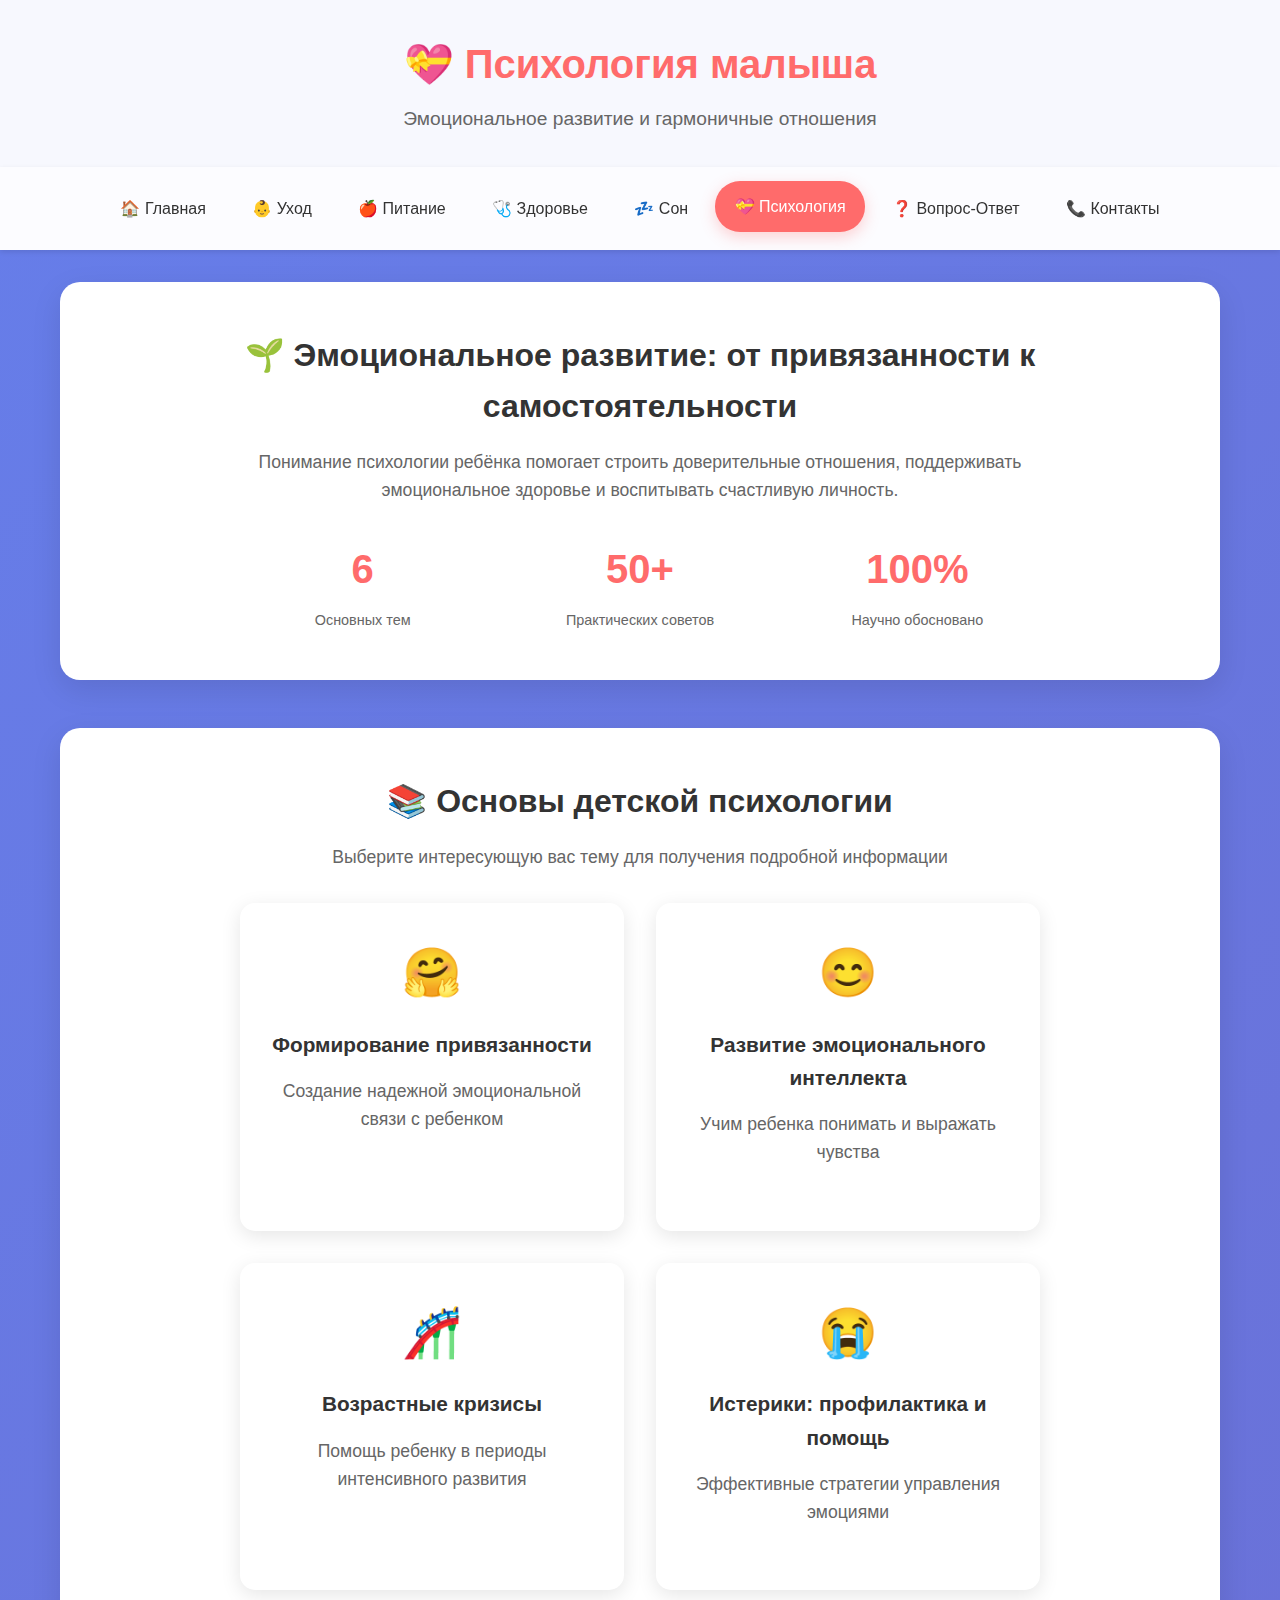
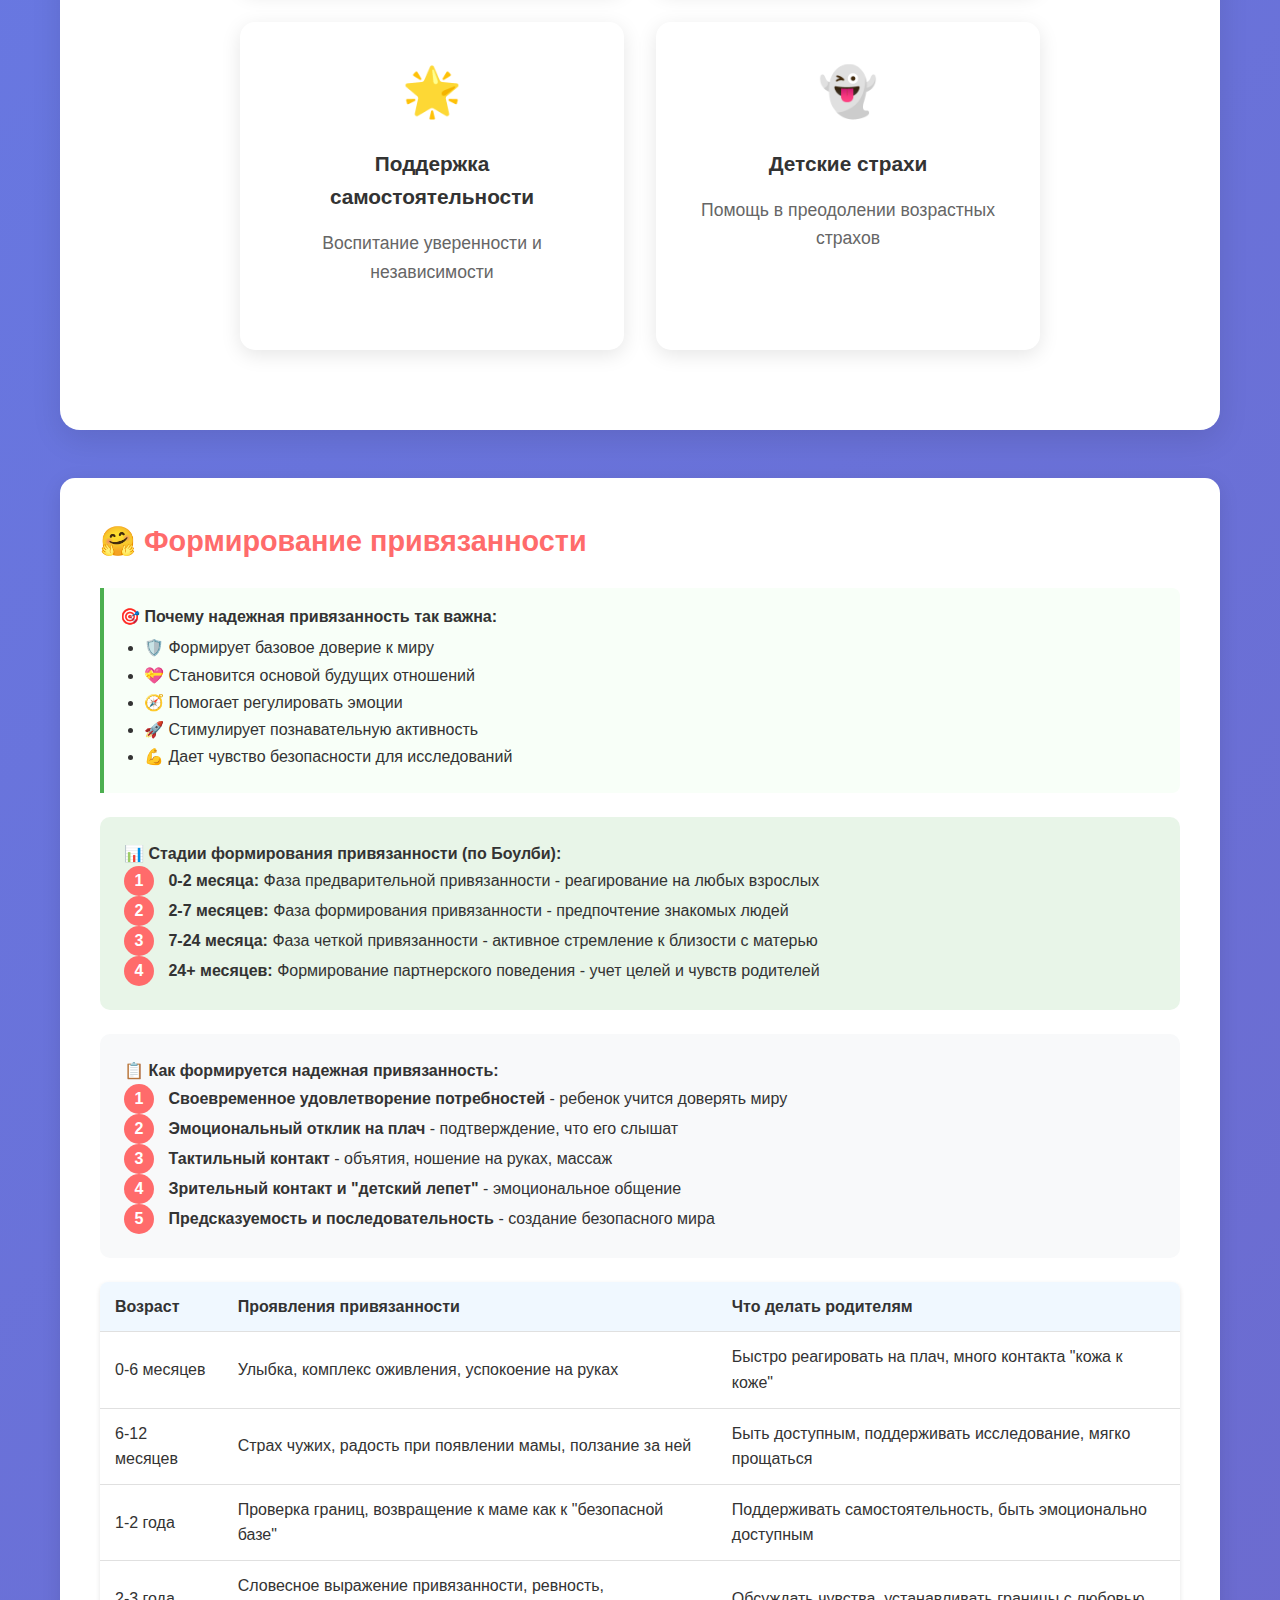
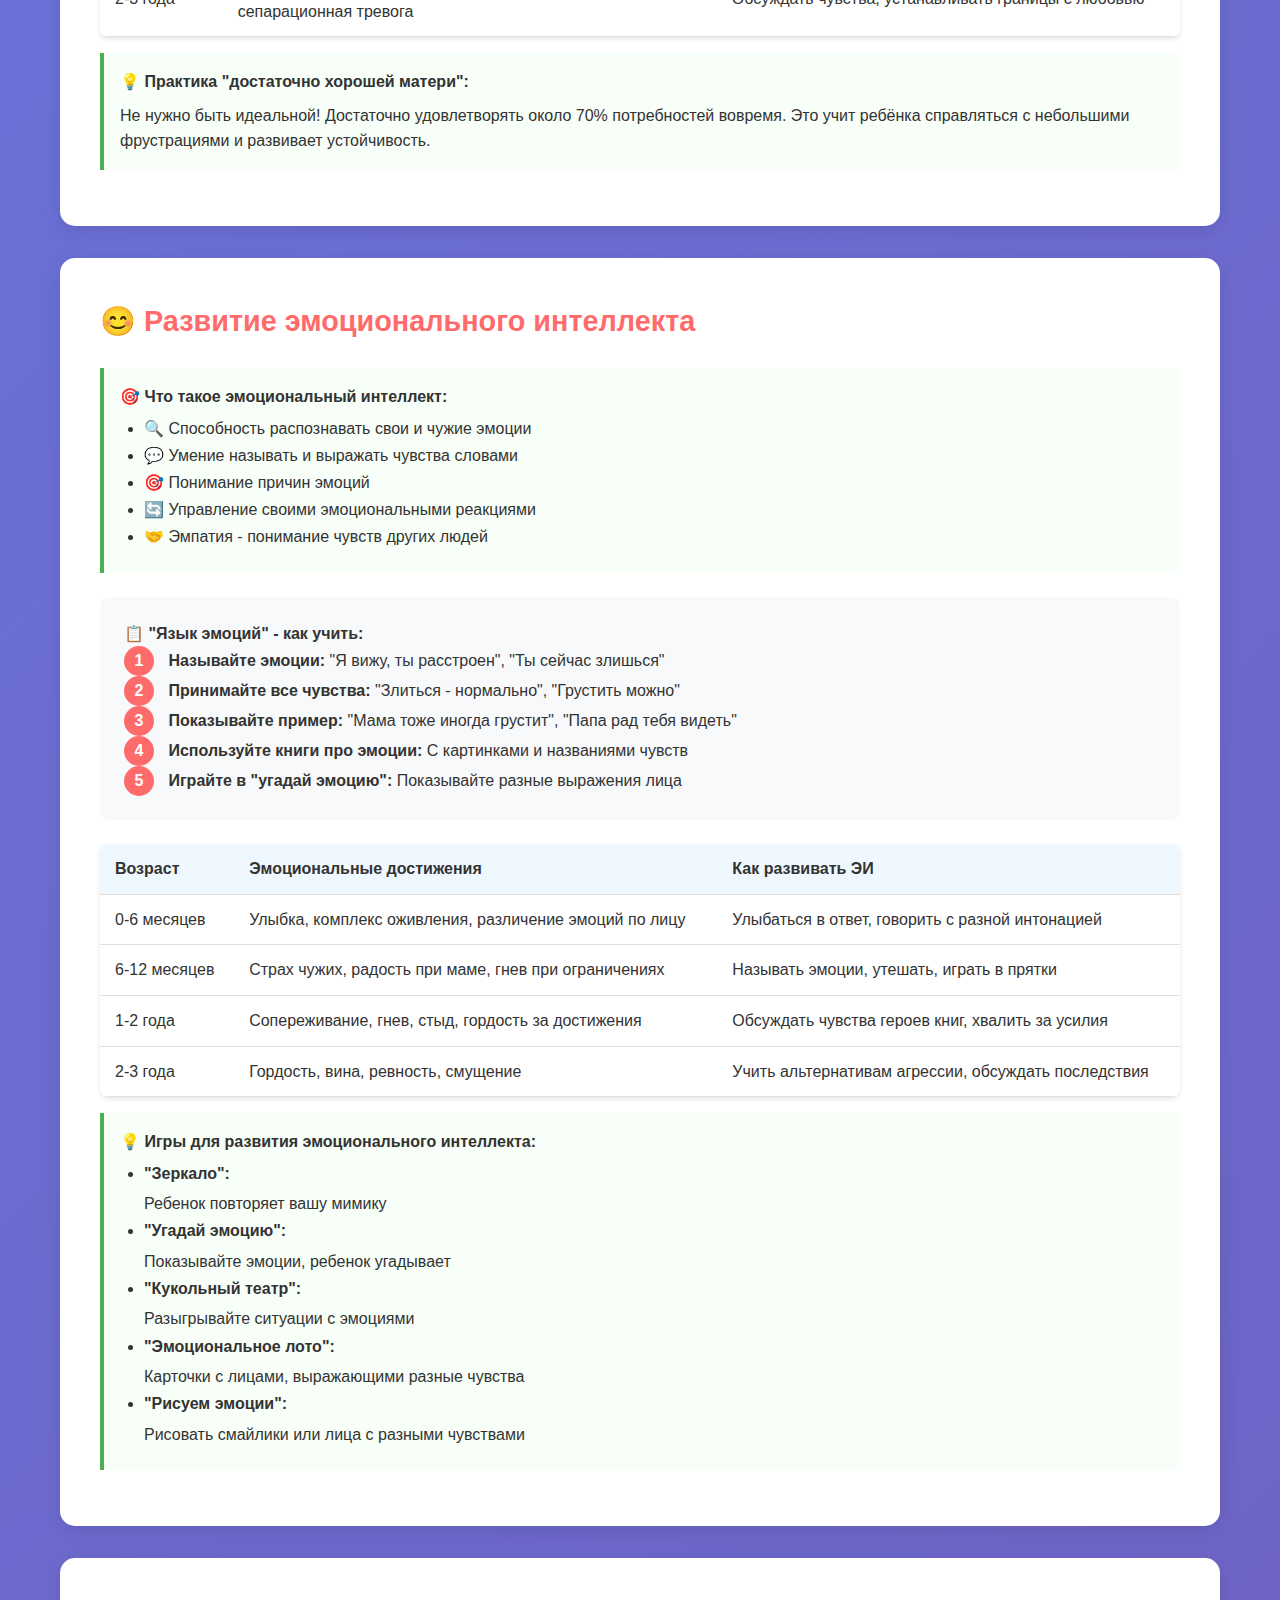
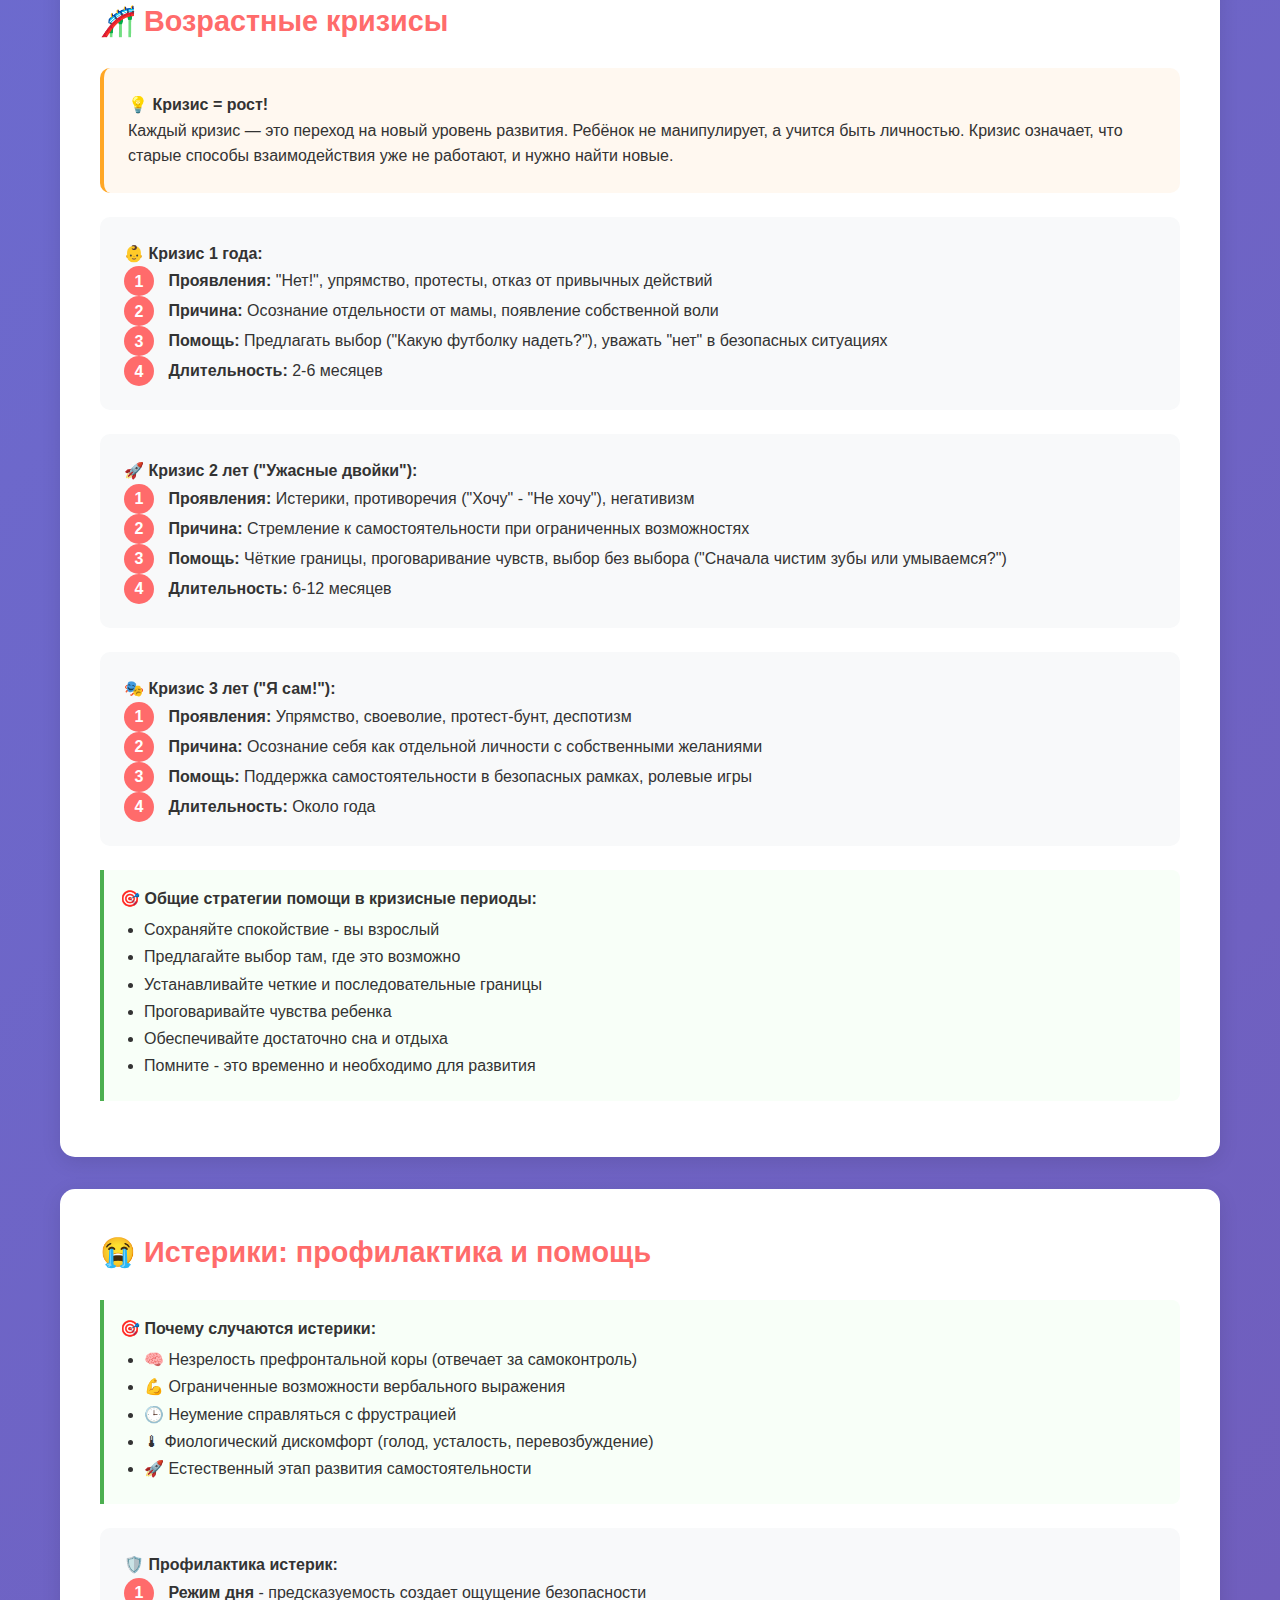
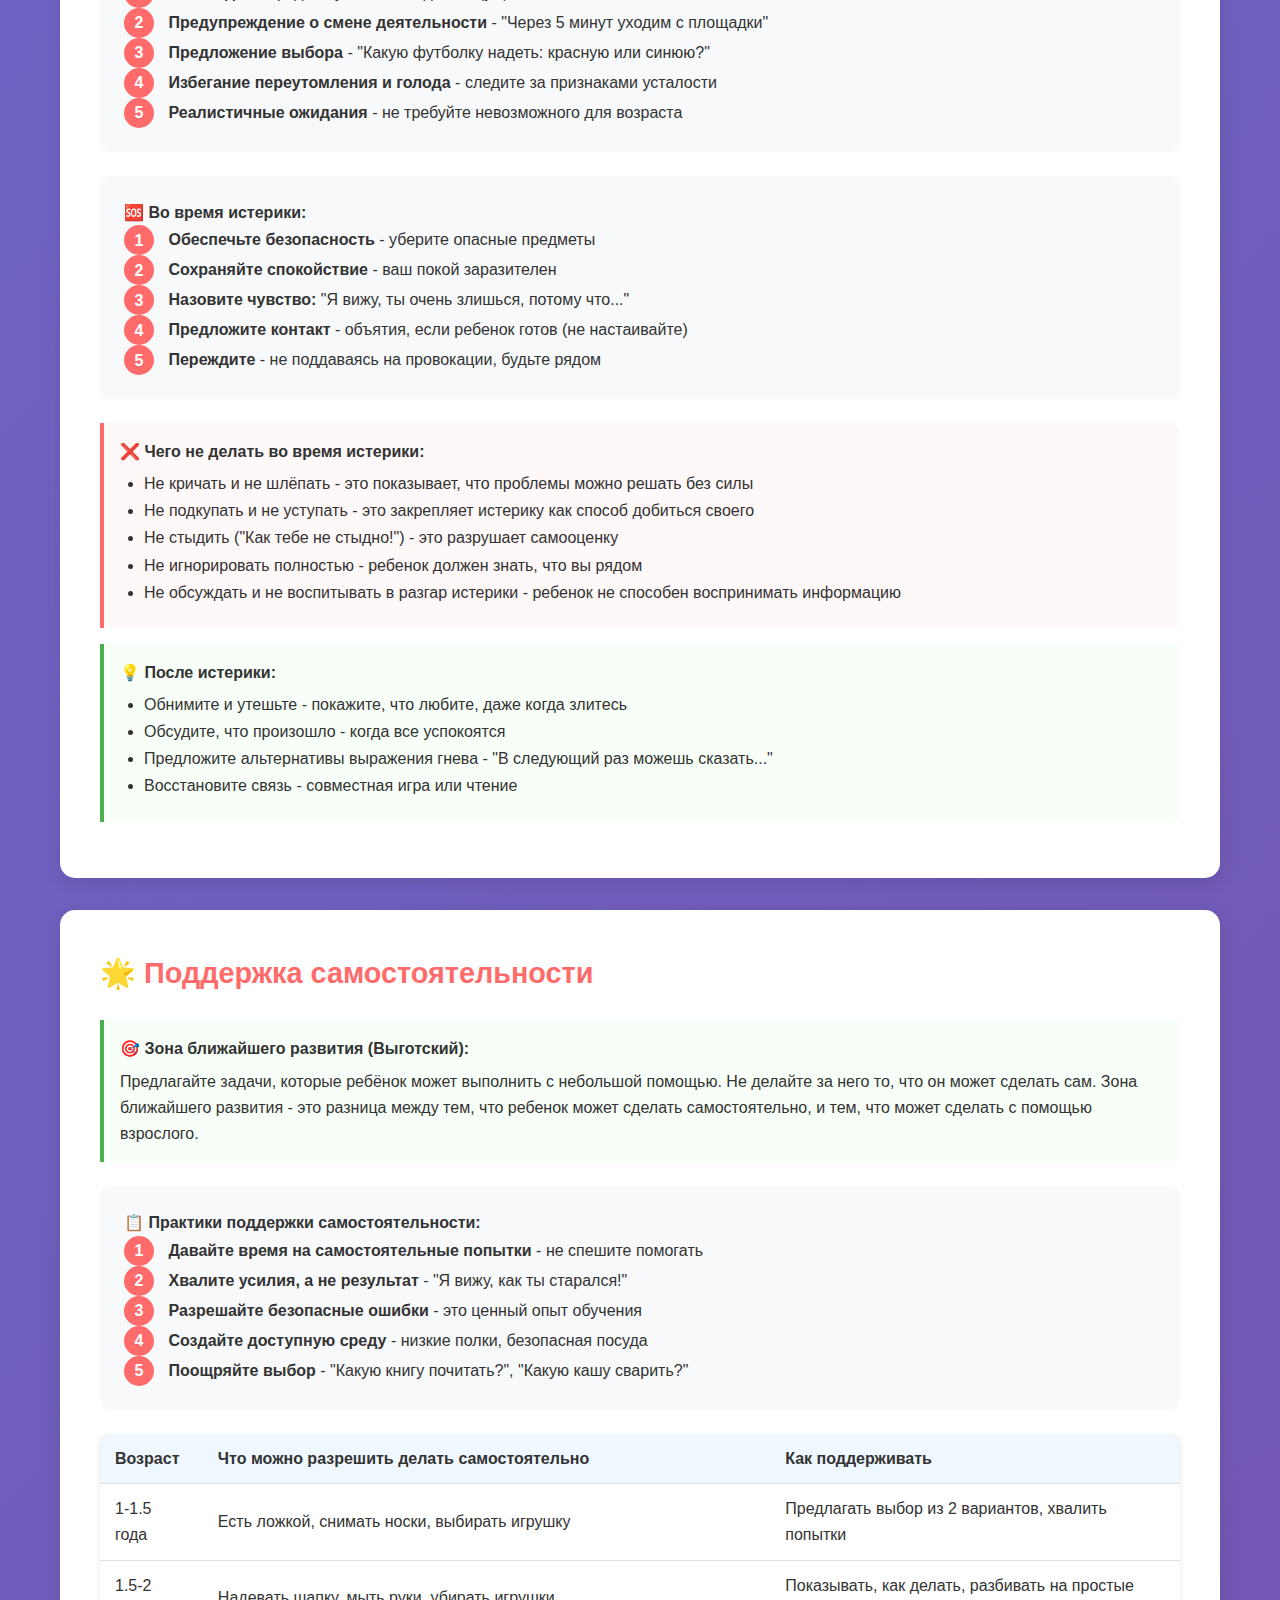
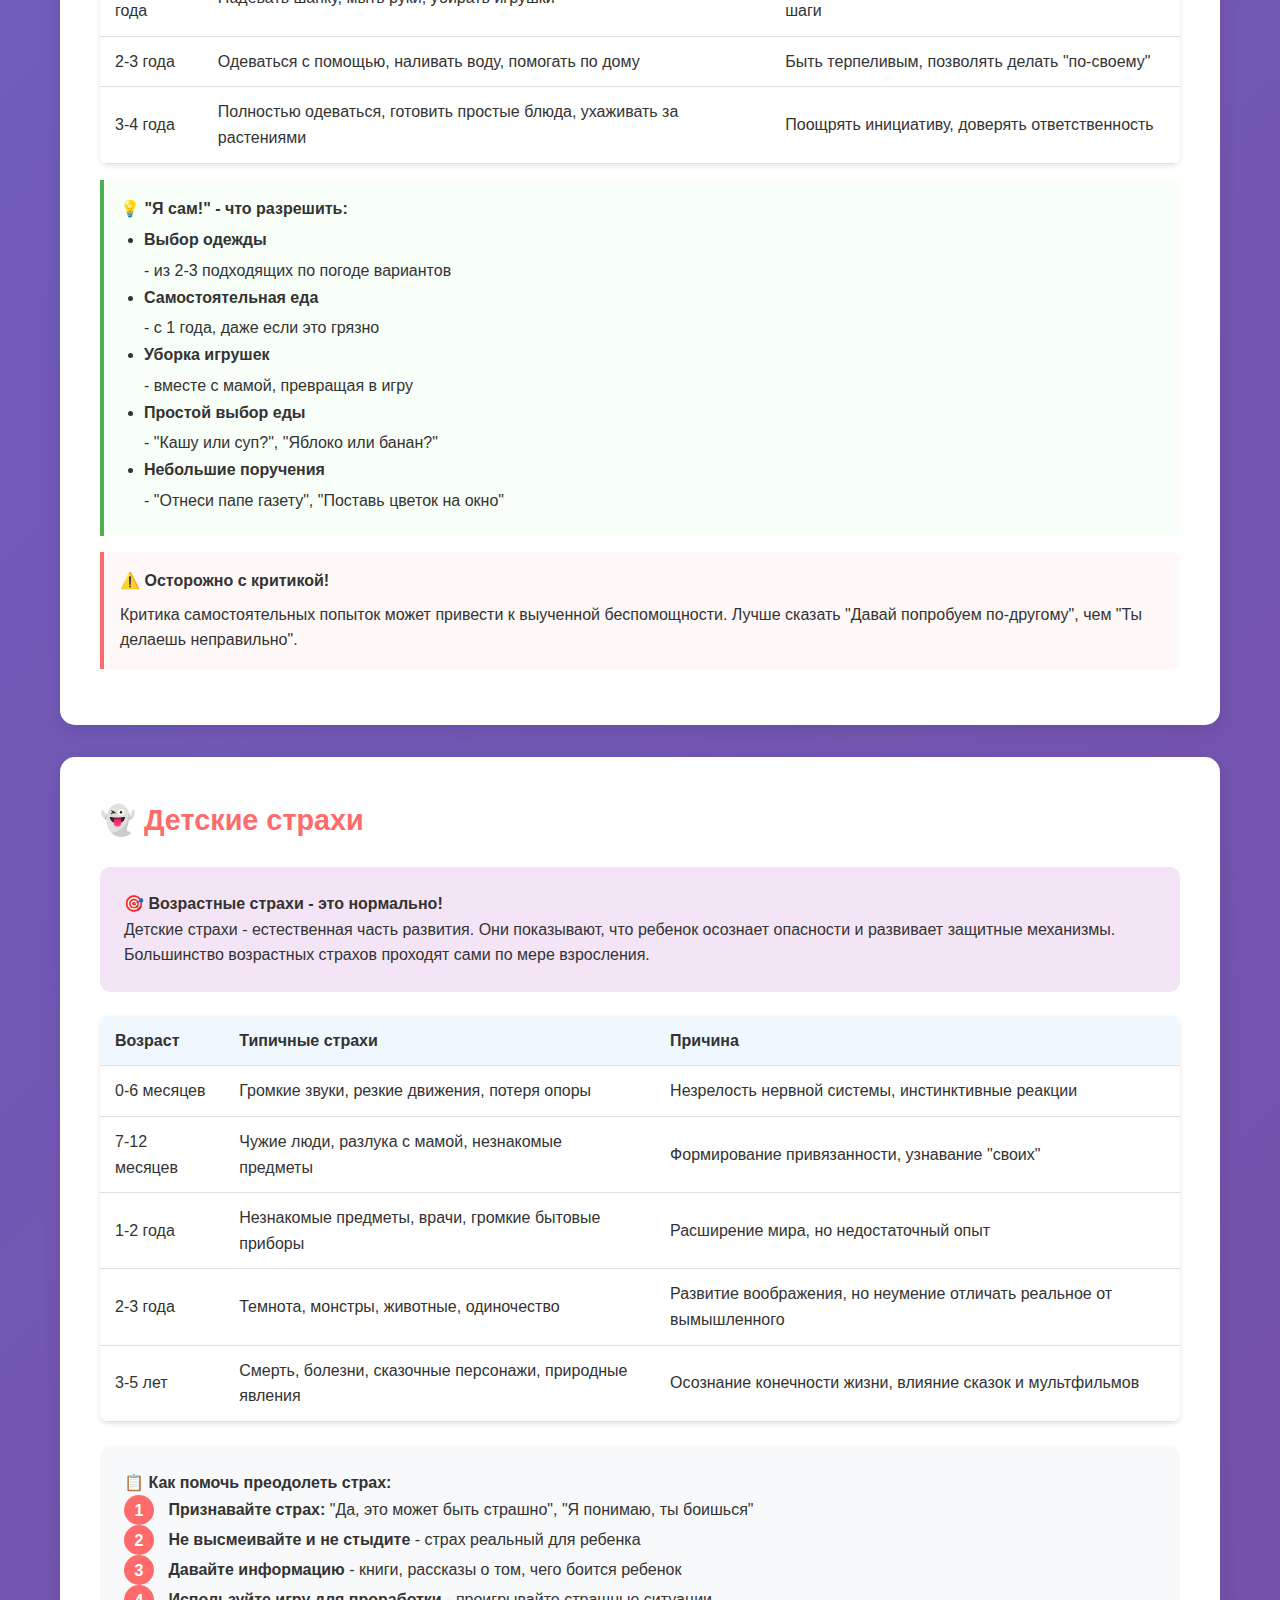
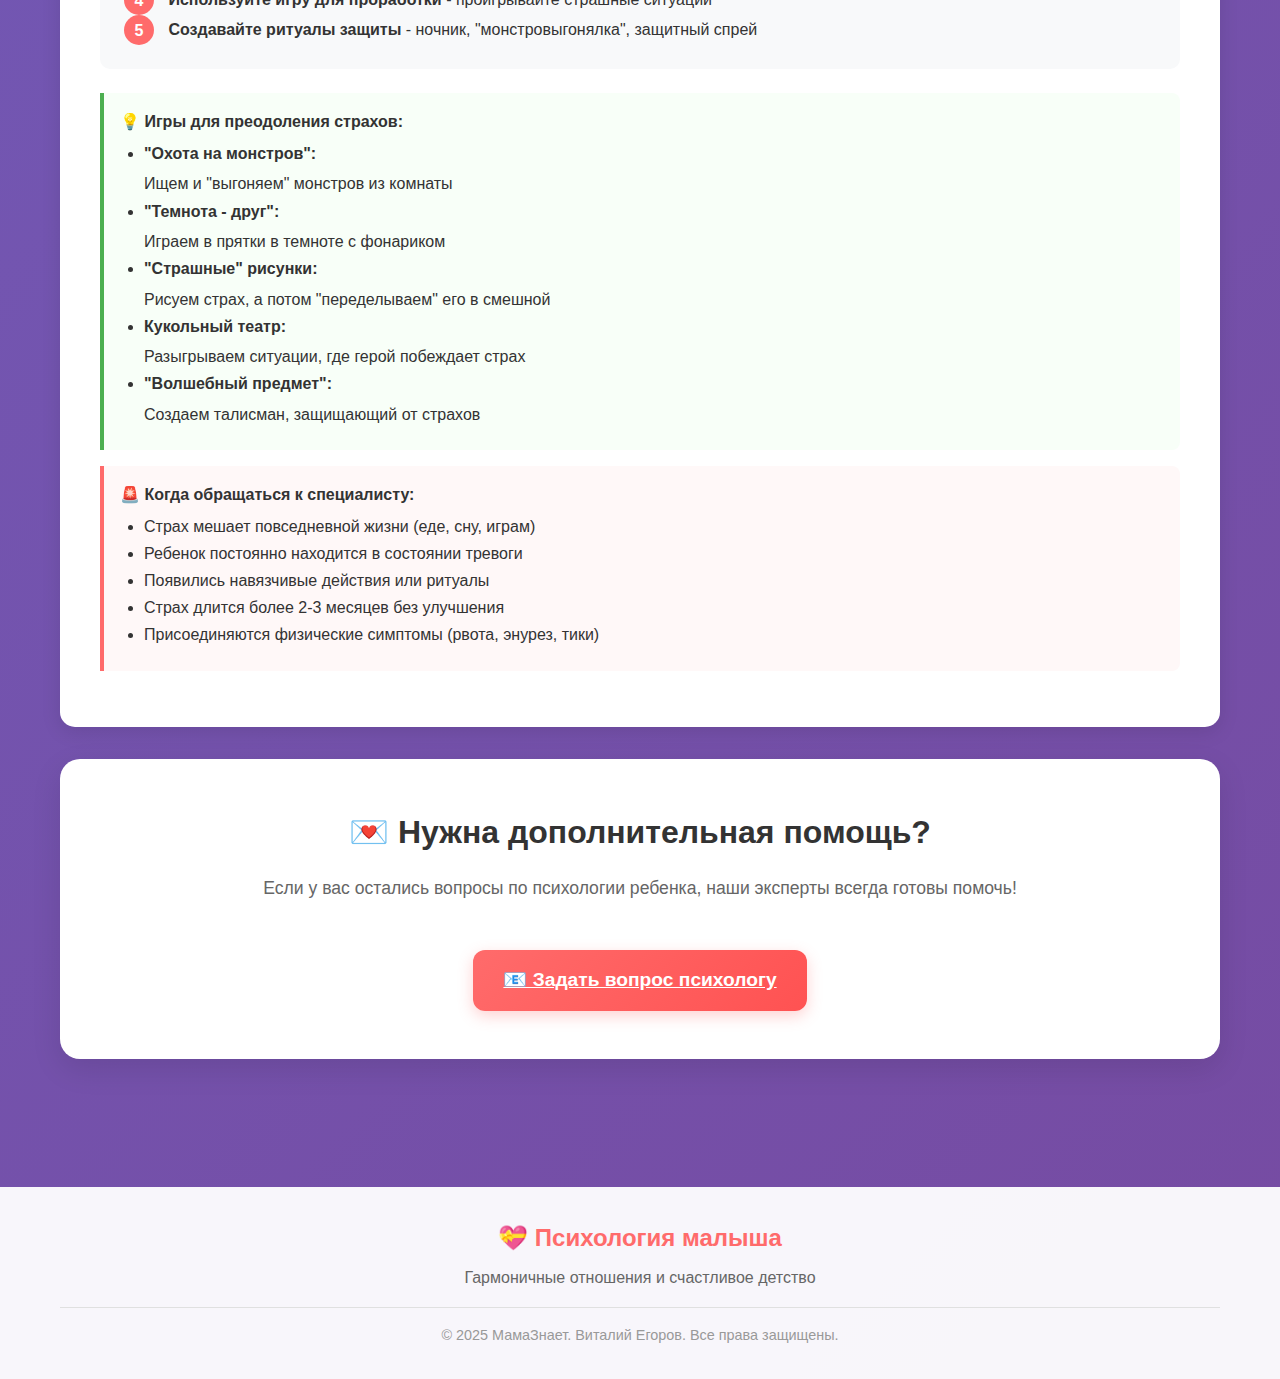
<file: psychology.html>
﻿<!DOCTYPE html>
<html lang="ru">
<head>
    <meta charset="UTF-8">
    <meta name="viewport" content="width=device-width, initial-scale=1.0">
    <title>Психология малыша - МамаЗнает</title>
    <link rel="stylesheet" href="styles.css">
    <style>
        .psychology-categories {
            display: grid;
            grid-template-columns: repeat(auto-fit, minmax(300px, 1fr));
            gap: 2rem;
            margin: 2rem 0;
        }
        
        .psychology-category {
            background: white;
            border-radius: 15px;
            padding: 2rem;
            text-align: center;
            box-shadow: 0 5px 20px rgba(0,0,0,0.1);
            transition: all 0.3s ease;
            text-decoration: none;
            color: inherit;
            display: block;
        }
        
        .psychology-category:hover {
            transform: translateY(-5px);
            box-shadow: 0 15px 35px rgba(0,0,0,0.15);
            text-decoration: none;
            color: inherit;
        }
        
        .category-icon {
            font-size: 3rem;
            margin-bottom: 1rem;
        }
        
        .category-title {
            font-size: 1.3rem;
            color: #333;
            margin-bottom: 1rem;
            font-weight: 600;
        }
        
        .category-description {
            color: #666;
            line-height: 1.5;
        }
        
        .content-section {
            background: white;
            border-radius: 15px;
            padding: 2.5rem;
            margin: 2rem 0;
            box-shadow: 0 5px 20px rgba(0,0,0,0.1);
        }
        
        .content-section h3 {
            color: #ff6b6b;
            margin-bottom: 1.5rem;
            font-size: 1.8rem;
        }
        
        .step-by-step {
            background: #f8f9fa;
            padding: 1.5rem;
            border-radius: 10px;
            margin: 1.5rem 0;
        }
        
        .step-number {
            background: #ff6b6b;
            color: white;
            width: 30px;
            height: 30px;
            border-radius: 50%;
            display: inline-flex;
            align-items: center;
            justify-content: center;
            font-weight: bold;
            margin-right: 10px;
        }
        
        .age-table {
            width: 100%;
            border-collapse: collapse;
            margin: 1rem 0;
        }
        
        .age-table th {
            background: #f0f8ff;
        }
        
        .crisis-box {
            background: #fff8f0;
            padding: 1.5rem;
            border-radius: 10px;
            margin: 1.5rem 0;
            border-left: 4px solid #ffa726;
        }
        
        .fear-guide {
            background: #f3e5f5;
            padding: 1.5rem;
            border-radius: 10px;
            margin: 1.5rem 0;
        }
        
        .attachment-stages {
            background: #e8f5e8;
            padding: 1.5rem;
            border-radius: 10px;
            margin: 1.5rem 0;
        }
    </style>
</head>
<body>
    <!-- Хедер -->
    <header class="main-header">
        <div class="header-content">
            <h1 class="site-title">💝 Психология малыша</h1>
            <p class="site-subtitle">Эмоциональное развитие и гармоничные отношения</p>
        </div>
    </header>

    <!-- Навигация -->
    <nav class="main-nav">
        <div class="nav-container">
            <ul class="nav-menu">
                <li><a href="index.html" class="nav-link">🏠 Главная</a></li>
                <li><a href="care.html" class="nav-link">👶 Уход</a></li>
                <li><a href="nutrition.html" class="nav-link">🍎 Питание</a></li>
                <li><a href="health.html" class="nav-link">🩺 Здоровье</a></li>
                <li><a href="routine.html" class="nav-link">💤 Сон</a></li>
                <li><a href="psychology.html" class="nav-link active">💝 Психология</a></li>
                <li><a href="faq.html" class="nav-link">❓ Вопрос-Ответ</a></li>
                <li><a href="contact.html" class="nav-link">📞 Контакты</a></li>
            </ul>
        </div>
    </nav>

    <!-- Основной контент -->
    <main class="main-content">
        
        <!-- Приветственный раздел -->
        <section class="welcome-section">
            <div class="welcome-container">
                <h2>🌱 Эмоциональное развитие: от привязанности к самостоятельности</h2>
                <p>Понимание психологии ребёнка помогает строить доверительные отношения, поддерживать эмоциональное здоровье и воспитывать счастливую личность.</p>
                
                <div class="stats-container">
                    <div class="stat-item">
                        <div class="stat-number">6</div>
                        <div class="stat-label">Основных тем</div>
                    </div>
                    <div class="stat-item">
                        <div class="stat-number">50+</div>
                        <div class="stat-label">Практических советов</div>
                    </div>
                    <div class="stat-item">
                        <div class="stat-number">100%</div>
                        <div class="stat-label">Научно обосновано</div>
                    </div>
                </div>
            </div>
        </section>

        <!-- Категории психологии -->
        <section class="welcome-section">
            <div class="welcome-container">
                <h2>📚 Основы детской психологии</h2>
                <p>Выберите интересующую вас тему для получения подробной информации</p>
                
                <div class="psychology-categories">
                    <a href="#attachment" class="psychology-category">
                        <div class="category-icon">🤗</div>
                        <h3 class="category-title">Формирование привязанности</h3>
                        <p class="category-description">Создание надежной эмоциональной связи с ребенком</p>
                    </a>
                    
                    <a href="#emotional-intelligence" class="psychology-category">
                        <div class="category-icon">😊</div>
                        <h3 class="category-title">Развитие эмоционального интеллекта</h3>
                        <p class="category-description">Учим ребенка понимать и выражать чувства</p>
                    </a>
                    
                    <a href="#crisis" class="psychology-category">
                        <div class="category-icon">🎢</div>
                        <h3 class="category-title">Возрастные кризисы</h3>
                        <p class="category-description">Помощь ребенку в периоды интенсивного развития</p>
                    </a>
                    
                    <a href="#tantrums" class="psychology-category">
                        <div class="category-icon">😭</div>
                        <h3 class="category-title">Истерики: профилактика и помощь</h3>
                        <p class="category-description">Эффективные стратегии управления эмоциями</p>
                    </a>
                    
                    <a href="#independence" class="psychology-category">
                        <div class="category-icon">🌟</div>
                        <h3 class="category-title">Поддержка самостоятельности</h3>
                        <p class="category-description">Воспитание уверенности и независимости</p>
                    </a>
                    
                    <a href="#fears" class="psychology-category">
                        <div class="category-icon">👻</div>
                        <h3 class="category-title">Детские страхи</h3>
                        <p class="category-description">Помощь в преодолении возрастных страхов</p>
                    </a>
                </div>
            </div>
        </section>

        <!-- Содержание разделов -->
        
        <!-- Формирование привязанности -->
        <section id="attachment" class="content-section">
            <h3>🤗 Формирование привязанности</h3>
            
            <div class="tip">
                <strong>🎯 Почему надежная привязанность так важна:</strong>
                <ul>
                    <li>🛡️ Формирует базовое доверие к миру</li>
                    <li>💝 Становится основой будущих отношений</li>
                    <li>🧭 Помогает регулировать эмоции</li>
                    <li>🚀 Стимулирует познавательную активность</li>
                    <li>💪 Дает чувство безопасности для исследований</li>
                </ul>
            </div>

            <div class="attachment-stages">
                <h4>📊 Стадии формирования привязанности (по Боулби):</h4>
                <p><span class="step-number">1</span> <strong>0-2 месяца:</strong> Фаза предварительной привязанности - реагирование на любых взрослых</p>
                <p><span class="step-number">2</span> <strong>2-7 месяцев:</strong> Фаза формирования привязанности - предпочтение знакомых людей</p>
                <p><span class="step-number">3</span> <strong>7-24 месяца:</strong> Фаза четкой привязанности - активное стремление к близости с матерью</p>
                <p><span class="step-number">4</span> <strong>24+ месяцев:</strong> Формирование партнерского поведения - учет целей и чувств родителей</p>
            </div>

            <div class="step-by-step">
                <h4>📋 Как формируется надежная привязанность:</h4>
                <p><span class="step-number">1</span> <strong>Своевременное удовлетворение потребностей</strong> - ребенок учится доверять миру</p>
                <p><span class="step-number">2</span> <strong>Эмоциональный отклик на плач</strong> - подтверждение, что его слышат</p>
                <p><span class="step-number">3</span> <strong>Тактильный контакт</strong> - объятия, ношение на руках, массаж</p>
                <p><span class="step-number">4</span> <strong>Зрительный контакт и "детский лепет"</strong> - эмоциональное общение</p>
                <p><span class="step-number">5</span> <strong>Предсказуемость и последовательность</strong> - создание безопасного мира</p>
            </div>

            <table class="age-table">
                <tr>
                    <th>Возраст</th>
                    <th>Проявления привязанности</th>
                    <th>Что делать родителям</th>
                </tr>
                <tr>
                    <td>0-6 месяцев</td>
                    <td>Улыбка, комплекс оживления, успокоение на руках</td>
                    <td>Быстро реагировать на плач, много контакта "кожа к коже"</td>
                </tr>
                <tr>
                    <td>6-12 месяцев</td>
                    <td>Страх чужих, радость при появлении мамы, ползание за ней</td>
                    <td>Быть доступным, поддерживать исследование, мягко прощаться</td>
                </tr>
                <tr>
                    <td>1-2 года</td>
                    <td>Проверка границ, возвращение к маме как к "безопасной базе"</td>
                    <td>Поддерживать самостоятельность, быть эмоционально доступным</td>
                </tr>
                <tr>
                    <td>2-3 года</td>
                    <td>Словесное выражение привязанности, ревность, сепарационная тревога</td>
                    <td>Обсуждать чувства, устанавливать границы с любовью</td>
                </tr>
            </table>

            <div class="tip">
                <strong>💡 Практика "достаточно хорошей матери":</strong>
                <p>Не нужно быть идеальной! Достаточно удовлетворять около 70% потребностей вовремя. Это учит ребёнка справляться с небольшими фрустрациями и развивает устойчивость.</p>
            </div>
        </section>

        <!-- Развитие эмоционального интеллекта -->
        <section id="emotional-intelligence" class="content-section">
            <h3>😊 Развитие эмоционального интеллекта</h3>
            
            <div class="tip">
                <strong>🎯 Что такое эмоциональный интеллект:</strong>
                <ul>
                    <li>🔍 Способность распознавать свои и чужие эмоции</li>
                    <li>💬 Умение называть и выражать чувства словами</li>
                    <li>🎯 Понимание причин эмоций</li>
                    <li>🔄 Управление своими эмоциональными реакциями</li>
                    <li>🤝 Эмпатия - понимание чувств других людей</li>
                </ul>
            </div>

            <div class="step-by-step">
                <h4>📋 "Язык эмоций" - как учить:</h4>
                <p><span class="step-number">1</span> <strong>Называйте эмоции:</strong> "Я вижу, ты расстроен", "Ты сейчас злишься"</p>
                <p><span class="step-number">2</span> <strong>Принимайте все чувства:</strong> "Злиться - нормально", "Грустить можно"</p>
                <p><span class="step-number">3</span> <strong>Показывайте пример:</strong> "Мама тоже иногда грустит", "Папа рад тебя видеть"</p>
                <p><span class="step-number">4</span> <strong>Используйте книги про эмоции:</strong> С картинками и названиями чувств</p>
                <p><span class="step-number">5</span> <strong>Играйте в "угадай эмоцию":</strong> Показывайте разные выражения лица</p>
            </div>

            <table class="age-table">
                <tr>
                    <th>Возраст</th>
                    <th>Эмоциональные достижения</th>
                    <th>Как развивать ЭИ</th>
                </tr>
                <tr>
                    <td>0-6 месяцев</td>
                    <td>Улыбка, комплекс оживления, различение эмоций по лицу</td>
                    <td>Улыбаться в ответ, говорить с разной интонацией</td>
                </tr>
                <tr>
                    <td>6-12 месяцев</td>
                    <td>Страх чужих, радость при маме, гнев при ограничениях</td>
                    <td>Называть эмоции, утешать, играть в прятки</td>
                </tr>
                <tr>
                    <td>1-2 года</td>
                    <td>Сопереживание, гнев, стыд, гордость за достижения</td>
                    <td>Обсуждать чувства героев книг, хвалить за усилия</td>
                </tr>
                <tr>
                    <td>2-3 года</td>
                    <td>Гордость, вина, ревность, смущение</td>
                    <td>Учить альтернативам агрессии, обсуждать последствия</td>
                </tr>
            </table>

            <div class="tip">
                <strong>💡 Игры для развития эмоционального интеллекта:</strong>
                <ul>
                    <li><strong>"Зеркало":</strong> Ребенок повторяет вашу мимику</li>
                    <li><strong>"Угадай эмоцию":</strong> Показывайте эмоции, ребенок угадывает</li>
                    <li><strong>"Кукольный театр":</strong> Разыгрывайте ситуации с эмоциями</li>
                    <li><strong>"Эмоциональное лото":</strong> Карточки с лицами, выражающими разные чувства</li>
                    <li><strong>"Рисуем эмоции":</strong> Рисовать смайлики или лица с разными чувствами</li>
                </ul>
            </div>
        </section>

        <!-- Возрастные кризисы -->
        <section id="crisis" class="content-section">
            <h3>🎢 Возрастные кризисы</h3>
            
            <div class="crisis-box">
                <strong>💡 Кризис = рост!</strong>
                <p>Каждый кризис — это переход на новый уровень развития. Ребёнок не манипулирует, а учится быть личностью. Кризис означает, что старые способы взаимодействия уже не работают, и нужно найти новые.</p>
            </div>

            <div class="step-by-step">
                <h4>👶 Кризис 1 года:</h4>
                <p><span class="step-number">1</span> <strong>Проявления:</strong> "Нет!", упрямство, протесты, отказ от привычных действий</p>
                <p><span class="step-number">2</span> <strong>Причина:</strong> Осознание отдельности от мамы, появление собственной воли</p>
                <p><span class="step-number">3</span> <strong>Помощь:</strong> Предлагать выбор ("Какую футболку надеть?"), уважать "нет" в безопасных ситуациях</p>
                <p><span class="step-number">4</span> <strong>Длительность:</strong> 2-6 месяцев</p>
            </div>

            <div class="step-by-step">
                <h4>🚀 Кризис 2 лет ("Ужасные двойки"):</h4>
                <p><span class="step-number">1</span> <strong>Проявления:</strong> Истерики, противоречия ("Хочу" - "Не хочу"), негативизм</p>
                <p><span class="step-number">2</span> <strong>Причина:</strong> Стремление к самостоятельности при ограниченных возможностях</p>
                <p><span class="step-number">3</span> <strong>Помощь:</strong> Чёткие границы, проговаривание чувств, выбор без выбора ("Сначала чистим зубы или умываемся?")</p>
                <p><span class="step-number">4</span> <strong>Длительность:</strong> 6-12 месяцев</p>
            </div>

            <div class="step-by-step">
                <h4>🎭 Кризис 3 лет ("Я сам!"):</h4>
                <p><span class="step-number">1</span> <strong>Проявления:</strong> Упрямство, своеволие, протест-бунт, деспотизм</p>
                <p><span class="step-number">2</span> <strong>Причина:</strong> Осознание себя как отдельной личности с собственными желаниями</p>
                <p><span class="step-number">3</span> <strong>Помощь:</strong> Поддержка самостоятельности в безопасных рамках, ролевые игры</p>
                <p><span class="step-number">4</span> <strong>Длительность:</strong> Около года</p>
            </div>

            <div class="tip">
                <strong>🎯 Общие стратегии помощи в кризисные периоды:</strong>
                <ul>
                    <li>Сохраняйте спокойствие - вы взрослый</li>
                    <li>Предлагайте выбор там, где это возможно</li>
                    <li>Устанавливайте четкие и последовательные границы</li>
                    <li>Проговаривайте чувства ребенка</li>
                    <li>Обеспечивайте достаточно сна и отдыха</li>
                    <li>Помните - это временно и необходимо для развития</li>
                </ul>
            </div>
        </section>

        <!-- Истерики: профилактика и помощь -->
        <section id="tantrums" class="content-section">
            <h3>😭 Истерики: профилактика и помощь</h3>
            
            <div class="tip">
                <strong>🎯 Почему случаются истерики:</strong>
                <ul>
                    <li>🧠 Незрелость префронтальной коры (отвечает за самоконтроль)</li>
                    <li>💪 Ограниченные возможности вербального выражения</li>
                    <li>🕒 Неумение справляться с фрустрацией</li>
                    <li>🌡 Фиологический дискомфорт (голод, усталость, перевозбуждение)</li>
                    <li>🚀 Естественный этап развития самостоятельности</li>
                </ul>
            </div>

            <div class="step-by-step">
                <h4>🛡️ Профилактика истерик:</h4>
                <p><span class="step-number">1</span> <strong>Режим дня</strong> - предсказуемость создает ощущение безопасности</p>
                <p><span class="step-number">2</span> <strong>Предупреждение о смене деятельности</strong> - "Через 5 минут уходим с площадки"</p>
                <p><span class="step-number">3</span> <strong>Предложение выбора</strong> - "Какую футболку надеть: красную или синюю?"</p>
                <p><span class="step-number">4</span> <strong>Избегание переутомления и голода</strong> - следите за признаками усталости</p>
                <p><span class="step-number">5</span> <strong>Реалистичные ожидания</strong> - не требуйте невозможного для возраста</p>
            </div>

            <div class="step-by-step">
                <h4>🆘 Во время истерики:</h4>
                <p><span class="step-number">1</span> <strong>Обеспечьте безопасность</strong> - уберите опасные предметы</p>
                <p><span class="step-number">2</span> <strong>Сохраняйте спокойствие</strong> - ваш покой заразителен</p>
                <p><span class="step-number">3</span> <strong>Назовите чувство:</strong> "Я вижу, ты очень злишься, потому что..."</p>
                <p><span class="step-number">4</span> <strong>Предложите контакт</strong> - объятия, если ребенок готов (не настаивайте)</p>
                <p><span class="step-number">5</span> <strong>Переждите</strong> - не поддаваясь на провокации, будьте рядом</p>
            </div>

            <div class="warning">
                <strong>❌ Чего не делать во время истерики:</strong>
                <ul>
                    <li>Не кричать и не шлёпать - это показывает, что проблемы можно решать без силы</li>
                    <li>Не подкупать и не уступать - это закрепляет истерику как способ добиться своего</li>
                    <li>Не стыдить ("Как тебе не стыдно!") - это разрушает самооценку</li>
                    <li>Не игнорировать полностью - ребенок должен знать, что вы рядом</li>
                    <li>Не обсуждать и не воспитывать в разгар истерики - ребенок не способен воспринимать информацию</li>
                </ul>
            </div>

            <div class="tip">
                <strong>💡 После истерики:</strong>
                <ul>
                    <li>Обнимите и утешьте - покажите, что любите, даже когда злитесь</li>
                    <li>Обсудите, что произошло - когда все успокоятся</li>
                    <li>Предложите альтернативы выражения гнева - "В следующий раз можешь сказать..."</li>
                    <li>Восстановите связь - совместная игра или чтение</li>
                </ul>
            </div>
        </section>

        <!-- Поддержка самостоятельности -->
        <section id="independence" class="content-section">
            <h3>🌟 Поддержка самостоятельности</h3>
            
            <div class="tip">
                <strong>🎯 Зона ближайшего развития (Выготский):</strong>
                <p>Предлагайте задачи, которые ребёнок может выполнить с небольшой помощью. Не делайте за него то, что он может сделать сам. Зона ближайшего развития - это разница между тем, что ребенок может сделать самостоятельно, и тем, что может сделать с помощью взрослого.</p>
            </div>

            <div class="step-by-step">
                <h4>📋 Практики поддержки самостоятельности:</h4>
                <p><span class="step-number">1</span> <strong>Давайте время на самостоятельные попытки</strong> - не спешите помогать</p>
                <p><span class="step-number">2</span> <strong>Хвалите усилия, а не результат</strong> - "Я вижу, как ты старался!"</p>
                <p><span class="step-number">3</span> <strong>Разрешайте безопасные ошибки</strong> - это ценный опыт обучения</p>
                <p><span class="step-number">4</span> <strong>Создайте доступную среду</strong> - низкие полки, безопасная посуда</p>
                <p><span class="step-number">5</span> <strong>Поощряйте выбор</strong> - "Какую книгу почитать?", "Какую кашу сварить?"</p>
            </div>

            <table class="age-table">
                <tr>
                    <th>Возраст</th>
                    <th>Что можно разрешить делать самостоятельно</th>
                    <th>Как поддерживать</th>
                </tr>
                <tr>
                    <td>1-1.5 года</td>
                    <td>Есть ложкой, снимать носки, выбирать игрушку</td>
                    <td>Предлагать выбор из 2 вариантов, хвалить попытки</td>
                </tr>
                <tr>
                    <td>1.5-2 года</td>
                    <td>Надевать шапку, мыть руки, убирать игрушки</td>
                    <td>Показывать, как делать, разбивать на простые шаги</td>
                </tr>
                <tr>
                    <td>2-3 года</td>
                    <td>Одеваться с помощью, наливать воду, помогать по дому</td>
                    <td>Быть терпеливым, позволять делать "по-своему"</td>
                </tr>
                <tr>
                    <td>3-4 года</td>
                    <td>Полностью одеваться, готовить простые блюда, ухаживать за растениями</td>
                    <td>Поощрять инициативу, доверять ответственность</td>
                </tr>
            </table>

            <div class="tip">
                <strong>💡 "Я сам!" - что разрешить:</strong>
                <ul>
                    <li><strong>Выбор одежды</strong> - из 2-3 подходящих по погоде вариантов</li>
                    <li><strong>Самостоятельная еда</strong> - с 1 года, даже если это грязно</li>
                    <li><strong>Уборка игрушек</strong> - вместе с мамой, превращая в игру</li>
                    <li><strong>Простой выбор еды</strong> - "Кашу или суп?", "Яблоко или банан?"</li>
                    <li><strong>Небольшие поручения</strong> - "Отнеси папе газету", "Поставь цветок на окно"</li>
                </ul>
            </div>

            <div class="warning">
                <strong>⚠️ Осторожно с критикой!</strong>
                <p>Критика самостоятельных попыток может привести к выученной беспомощности. Лучше сказать "Давай попробуем по-другому", чем "Ты делаешь неправильно".</p>
            </div>
        </section>

        <!-- Детские страхи -->
        <section id="fears" class="content-section">
            <h3>👻 Детские страхи</h3>
            
            <div class="fear-guide">
                <strong>🎯 Возрастные страхи - это нормально!</strong>
                <p>Детские страхи - естественная часть развития. Они показывают, что ребенок осознает опасности и развивает защитные механизмы. Большинство возрастных страхов проходят сами по мере взросления.</p>
            </div>

            <table class="age-table">
                <tr>
                    <th>Возраст</th>
                    <th>Типичные страхи</th>
                    <th>Причина</th>
                </tr>
                <tr>
                    <td>0-6 месяцев</td>
                    <td>Громкие звуки, резкие движения, потеря опоры</td>
                    <td>Незрелость нервной системы, инстинктивные реакции</td>
                </tr>
                <tr>
                    <td>7-12 месяцев</td>
                    <td>Чужие люди, разлука с мамой, незнакомые предметы</td>
                    <td>Формирование привязанности, узнавание "своих"</td>
                </tr>
                <tr>
                    <td>1-2 года</td>
                    <td>Незнакомые предметы, врачи, громкие бытовые приборы</td>
                    <td>Расширение мира, но недостаточный опыт</td>
                </tr>
                <tr>
                    <td>2-3 года</td>
                    <td>Темнота, монстры, животные, одиночество</td>
                    <td>Развитие воображения, но неумение отличать реальное от вымышленного</td>
                </tr>
                <tr>
                    <td>3-5 лет</td>
                    <td>Смерть, болезни, сказочные персонажи, природные явления</td>
                    <td>Осознание конечности жизни, влияние сказок и мультфильмов</td>
                </tr>
            </table>

            <div class="step-by-step">
                <h4>📋 Как помочь преодолеть страх:</h4>
                <p><span class="step-number">1</span> <strong>Признавайте страх:</strong> "Да, это может быть страшно", "Я понимаю, ты боишься"</p>
                <p><span class="step-number">2</span> <strong>Не высмеивайте и не стыдите</strong> - страх реальный для ребенка</p>
                <p><span class="step-number">3</span> <strong>Давайте информацию</strong> - книги, рассказы о том, чего боится ребенок</p>
                <p><span class="step-number">4</span> <strong>Используйте игру для проработки</strong> - проигрывайте страшные ситуации</p>
                <p><span class="step-number">5</span> <strong>Создавайте ритуалы защиты</strong> - ночник, "монстровыгонялка", защитный спрей</p>
            </div>

            <div class="tip">
                <strong>💡 Игры для преодоления страхов:</strong>
                <ul>
                    <li><strong>"Охота на монстров":</strong> Ищем и "выгоняем" монстров из комнаты</li>
                    <li><strong>"Темнота - друг":</strong> Играем в прятки в темноте с фонариком</li>
                    <li><strong>"Страшные" рисунки:</strong> Рисуем страх, а потом "переделываем" его в смешной</li>
                    <li><strong>Кукольный театр:</strong> Разыгрываем ситуации, где герой побеждает страх</li>
                    <li><strong>"Волшебный предмет":</strong> Создаем талисман, защищающий от страхов</li>
                </ul>
            </div>

            <div class="warning">
                <strong>🚨 Когда обращаться к специалисту:</strong>
                <ul>
                    <li>Страх мешает повседневной жизни (еде, сну, играм)</li>
                    <li>Ребенок постоянно находится в состоянии тревоги</li>
                    <li>Появились навязчивые действия или ритуалы</li>
                    <li>Страх длится более 2-3 месяцев без улучшения</li>
                    <li>Присоединяются физические симптомы (рвота, энурез, тики)</li>
                </ul>
            </div>
        </section>

        <!-- Дополнительная помощь -->
        <section class="welcome-section">
            <div class="welcome-container">
                <h2>💌 Нужна дополнительная помощь?</h2>
                <p>Если у вас остались вопросы по психологии ребенка, наши эксперты всегда готовы помочь!</p>
                <a href="faq.html" class="submit-btn" style="display: inline-block; width: auto; padding: 15px 30px; margin-top: 1rem;">
                    📧 Задать вопрос психологу
                </a>
            </div>
        </section>

    </main>

    <!-- Футер -->
    <footer class="main-footer">
        <div class="footer-content">
            <div class="footer-info">
                <h3>💝 Психология малыша</h3>
                <p>Гармоничные отношения и счастливое детство</p>
            </div>
            <div class="footer-copyright">
                <p>&copy; 2025 МамаЗнает. Виталий Егоров. Все права защищены.</p>
            </div>
        </div>
    </footer>

    <script>
        // Плавная прокрутка к разделам
        document.querySelectorAll('a[href^="#"]').forEach(anchor => {
            anchor.addEventListener('click', function (e) {
                e.preventDefault();
                const target = document.querySelector(this.getAttribute('href'));
                if (target) {
                    target.scrollIntoView({
                        behavior: 'smooth',
                        block: 'start'
                    });
                }
            });
        });
    </script>
</body>
</html>
</file>
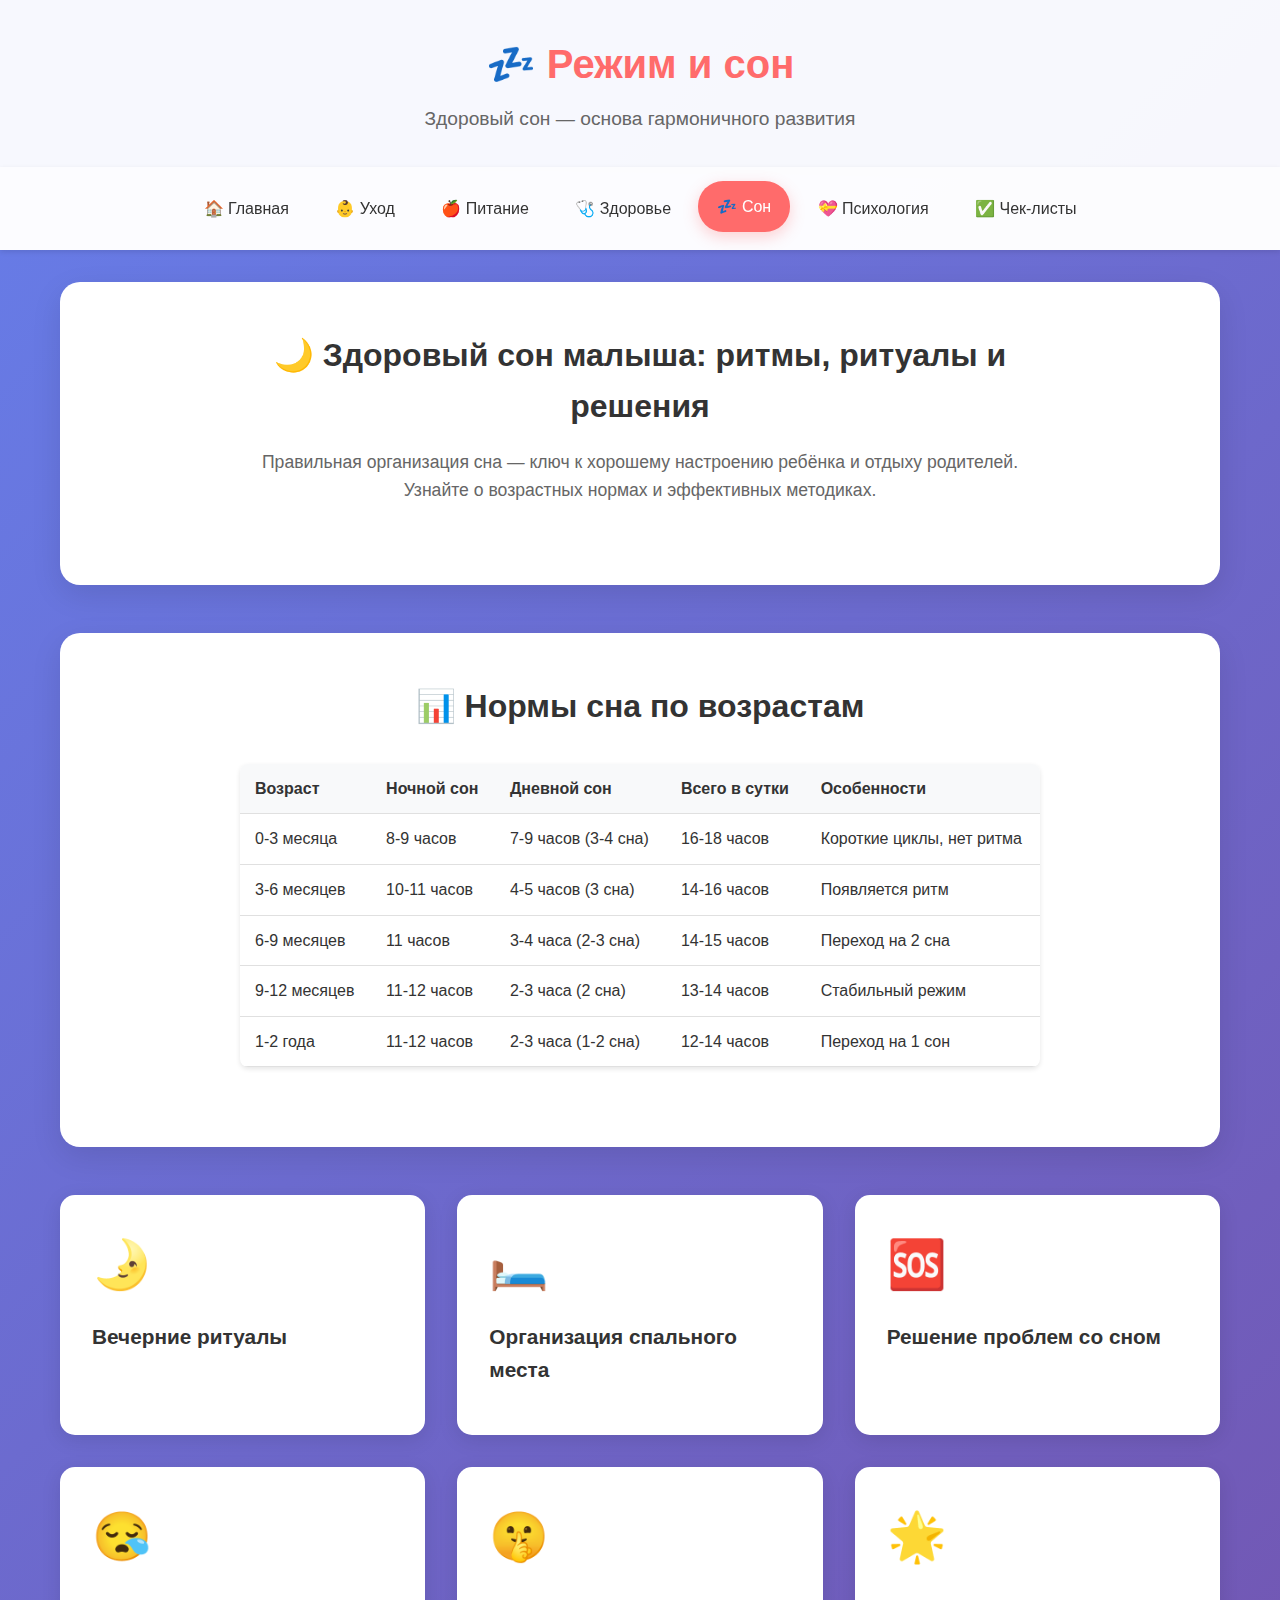
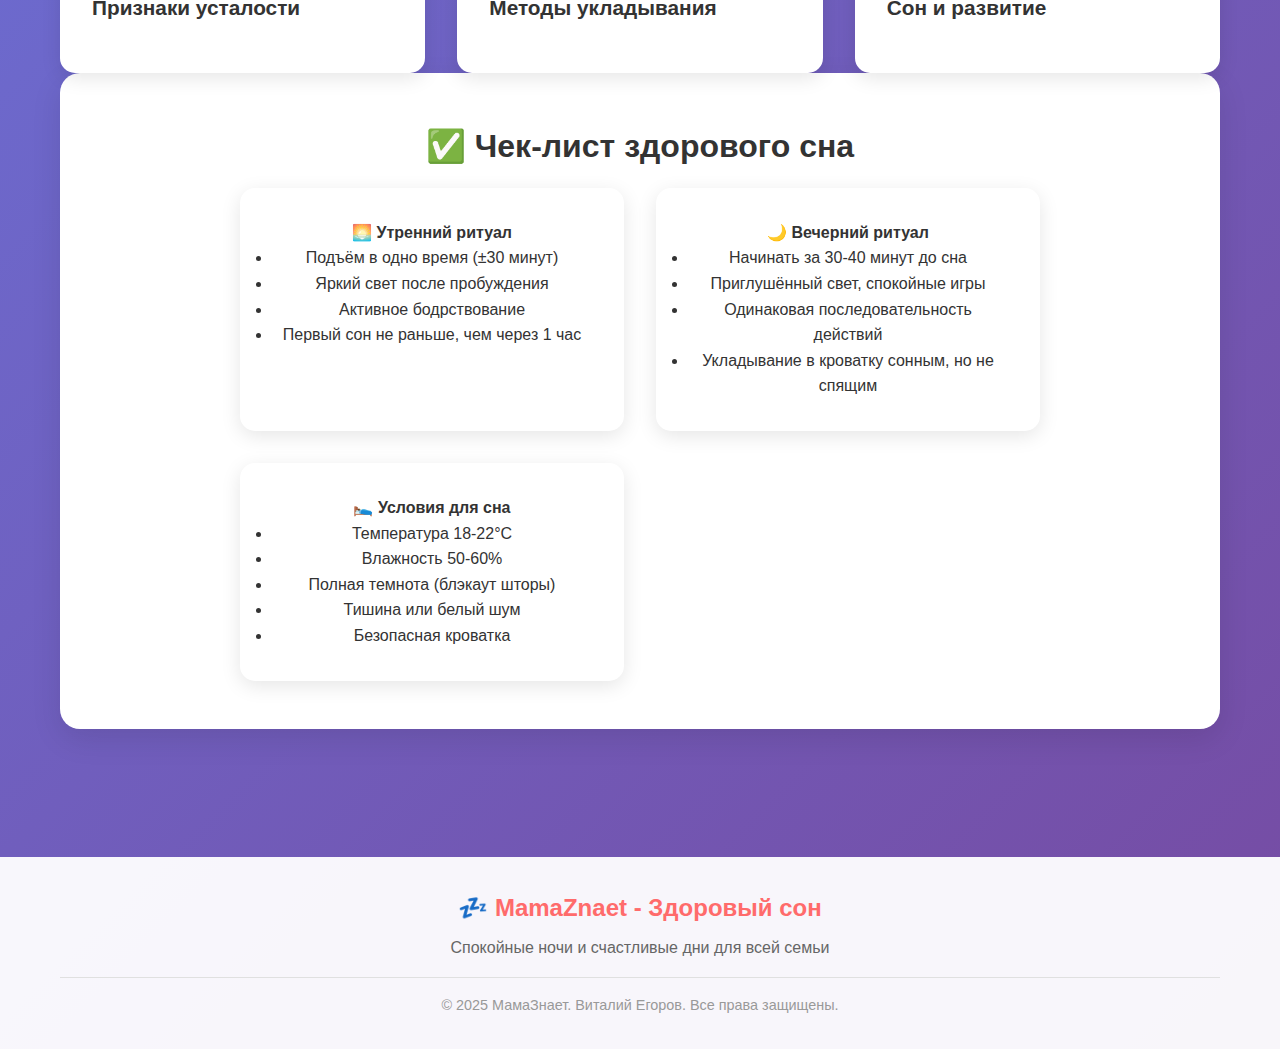
<file: routine.html>
﻿<!DOCTYPE html>
<html lang="ru">
<head>
    <meta charset="UTF-8">
    <meta name="viewport" content="width=device-width, initial-scale=1.0">
    <title>Режим и сон малыша - MamaZnaet</title>
    <link rel="stylesheet" href="styles.css">
</head>
<body>
    <!-- Хедер -->
    <header class="main-header">
        <div class="header-content">
            <h1 class="site-title">💤 Режим и сон</h1>
            <p class="site-subtitle">Здоровый сон — основа гармоничного развития</p>
        </div>
    </header>

    <!-- Навигация -->
    <nav class="main-nav">
        <div class="nav-container">
            <ul class="nav-menu">
                <li><a href="index.html" class="nav-link">🏠 Главная</a></li>
                <li><a href="care.html" class="nav-link">👶 Уход</a></li>
                <li><a href="nutrition.html" class="nav-link">🍎 Питание</a></li>
                <li><a href="health.html" class="nav-link">🩺 Здоровье</a></li>
                <li><a href="routine.html" class="nav-link active">💤 Сон</a></li>
                <li><a href="psychology.html" class="nav-link">💝 Психология</a></li>
                <li><a href="checklists.html" class="nav-link">✅ Чек-листы</a></li>
            </ul>
        </div>
    </nav>

    <!-- Основной контент -->
    <main class="main-content">
        
        <!-- Введение -->
        <section class="welcome-section">
            <div class="welcome-container">
                <h2>🌙 Здоровый сон малыша: ритмы, ритуалы и решения</h2>
                <p>Правильная организация сна — ключ к хорошему настроению ребёнка и отдыху родителей. Узнайте о возрастных нормах и эффективных методиках.</p>
            </div>
        </section>

        <!-- Нормы сна по возрастам -->
        <section class="welcome-section">
            <div class="welcome-container">
                <h2>📊 Нормы сна по возрастам</h2>
                
                <table style="margin: 2rem 0;">
                    <tr>
                        <th>Возраст</th>
                        <th>Ночной сон</th>
                        <th>Дневной сон</th>
                        <th>Всего в сутки</th>
                        <th>Особенности</th>
                    </tr>
                    <tr>
                        <td>0-3 месяца</td>
                        <td>8-9 часов</td>
                        <td>7-9 часов (3-4 сна)</td>
                        <td>16-18 часов</td>
                        <td>Короткие циклы, нет ритма</td>
                    </tr>
                    <tr>
                        <td>3-6 месяцев</td>
                        <td>10-11 часов</td>
                        <td>4-5 часов (3 сна)</td>
                        <td>14-16 часов</td>
                        <td>Появляется ритм</td>
                    </tr>
                    <tr>
                        <td>6-9 месяцев</td>
                        <td>11 часов</td>
                        <td>3-4 часа (2-3 сна)</td>
                        <td>14-15 часов</td>
                        <td>Переход на 2 сна</td>
                    </tr>
                    <tr>
                        <td>9-12 месяцев</td>
                        <td>11-12 часов</td>
                        <td>2-3 часа (2 сна)</td>
                        <td>13-14 часов</td>
                        <td>Стабильный режим</td>
                    </tr>
                    <tr>
                        <td>1-2 года</td>
                        <td>11-12 часов</td>
                        <td>2-3 часа (1-2 сна)</td>
                        <td>12-14 часов</td>
                        <td>Переход на 1 сон</td>
                    </tr>
                </table>
            </div>
        </section>

        <!-- Основные разделы сна -->
        <div class="articles-grid">
            
            <!-- Ритуалы перед сном -->
            <article class="article-card">
                <div class="article-icon">🌛</div>
                <h3 class="article-title">Вечерние ритуалы</h3>
                <div class="article-content">
                    <p><strong>Цель:</strong> Настроить на сон, создать ощущение безопасности</p>
                    
                    <div class="tip">
                        <strong>🎵 Пример ритуала (30-40 минут):</strong>
                        <ol>
                            <li>Спокойная игра (18:30)</li>
                            <li>Купание в тёплой воде (19:00)</li>
                            <li>Массаж с кремом (19:20)</li>
                            <li>Пижама и спальный мешок (19:30)</li>
                            <li>Кормление/бутылочка (19:40)</li>
                            <li>Колыбельная или сказка (19:50)</li>
                            <li>Укладывание в кроватку (20:00)</li>
                        </ol>
                    </div>

                    <div class="tip">
                        <strong>💡 Советы:</strong>
                        <ul>
                            <li>Начинайте ритуал всегда в одно время</li>
                            <li>Приглушите свет за час до сна</li>
                            <li>Исключите активные игры вечером</li>
                            <li>Используйте белый шум или тихую музыку</li>
                        </ul>
                    </div>
                </div>
            </article>

            <!-- Организация спального места -->
            <article class="article-card">
                <div class="article-icon">🛏️</div>
                <h3 class="article-title">Организация спального места</h3>
                <div class="article-content">
                    <p><strong>Безопасность прежде всего!</strong></p>
                    
                    <div class="tip">
                        <strong>✅ Безопасная кроватка:</strong>
                        <ul>
                            <li>Жёсткий матрас</li>
                            <li>Никаких подушек до 1.5-2 лет</li>
                            <li>Без бортиков-валиков (риск удушья)</li>
                            <li>Температура в комнате 18-22°C</li>
                            <li>Влажность 50-60%</li>
                        </ul>
                    </div>

                    <div class="warning">
                        <strong>⚠️ Правила безопасности:</strong>
                        <ul>
                            <li>Сон на спине (снижает риск СВДС)</li>
                            <li>Никаких мягких игрушек в кроватке</li>
                            <li>Не использовать одеяла - только спальный мешок</li>
                            <li>Кроватка вдали от окон и батарей</li>
                        </ul>
                    </div>

                    <div class="tip">
                        <strong>🌡️ Как одевать на сон:</strong>
                        <p>"Как себя + один слой". Проверяйте по шее — она должна быть тёплой, но не потной.</p>
                    </div>
                </div>
            </article>

            <!-- Решение проблем со сном -->
            <article class="article-card">
                <div class="article-icon">🆘</div>
                <h3 class="article-title">Решение проблем со сном</h3>
                <div class="article-content">
                    
                    <div class="tip">
                        <strong>😴 Частые ночные пробуждения:</strong>
                        <ul>
                            <li>Проверить условия (жарко/холодно)</li>
                            <li>Убедиться, что не голоден (после 6 месяцев)</li>
                            <li>Научить засыпать самостоятельно</li>
                            <li>Ввести ритуал укладывания</li>
                        </ul>
                    </div>

                    <div class="tip">
                        <strong>⏰ Ранние подъёмы (4-5 утра):</strong>
                        <ul>
                            <li>Сдвигать bedtime на 15 минут позже</li>
                            <li>Убедиться в полной темноте в комнате</li>
                            <li>Не начинать день до 6 утра</li>
                            <li>Проверить, не слишком ли рано ложится</li>
                        </ul>
                    </div>

                    <div class="tip">
                        <strong>🚫 Отказ от дневного сна:</strong>
                        <ul>
                            <li>Не пропускать "окно в сон"</li>
                            <li>Создать подходящие условия (темно, тихо)</li>
                            <li>Не заменять сон прогулкой в коляске</li>
                            <li>Следить за признаками усталости</li>
                        </ul>
                    </div>
                </div>
            </article>

            <!-- Признаки усталости -->
            <article class="article-card">
                <div class="article-icon">😪</div>
                <h3 class="article-title">Признаки усталости</h3>
                <div class="article-content">
                    <p><strong>Важно уловить момент!</strong> Перегулявший ребёнок засыпает тяжелее.</p>
                    
                    <div class="tip">
                        <strong>🟡 Ранние признаки (пора готовиться ко сну):</strong>
                        <ul>
                            <li>Зевание</li>
                            <li>Потирание глазок</li>
                            <li>Замедление движений</li>
                            <li>Потеря интереса к игре</li>
                        </ul>
                    </div>

                    <div class="warning">
                        <strong>🔴 Поздние признаки (перегулял!):</strong>
                        <ul>
                            <li>Капризы, плач</li>
                            <li>Гиперактивность</li>
                            <li>Выгибание спины</li>
                            <li>Беспокойство, раздражительность</li>
                        </ul>
                    </div>

                    <div class="tip">
                        <strong>⏱️ "Окна в сон" по возрастам:</strong>
                        <ul>
                            <li>0-3 мес: 45-60 минут</li>
                            <li>3-6 мес: 1.5-2 часа</li>
                            <li>6-12 мес: 2-3 часа</li>
                            <li>1-2 года: 4-6 часов</li>
                        </ul>
                    </div>
                </div>
            </article>

            <!-- Методы укладывания -->
            <article class="article-card">
                <div class="article-icon">🤫</div>
                <h3 class="article-title">Методы укладывания</h3>
                <div class="article-content">
                    
                    <div class="tip">
                        <strong>👐 Метод "Обнял-положил" (4-8 месяцев):</strong>
                        <ol>
                            <li>Уложите в кроватку сонного, но не спящего</li>
                            <li>Если плачет — возьмите на руки, успокойте</li>
                            <li>Как только успокоился — снова в кроватку</li>
                            <li>Повторяйте, пока не уснёт</li>
                        </ol>
                    </div>

                    <div class="tip">
                        <strong>🪑 Метод постепенного отдаления (6+ месяцев):</strong>
                        <ol>
                            <li>Сядьте рядом с кроваткой, пока не уснёт</li>
                            <li>Через 3 дня отодвиньте стул на метр</li>
                            <li>Ещё через 3 дня — к двери</li>
                            <li>Затем — за дверь, но в пределах слышимости</li>
                        </ol>
                    </div>

                    <div class="warning">
                        <strong>💝 Важно!</strong>
                        <p>Выбирайте метод, который комфортен и ребёнку, и вам. Последовательность — ключ к успеху!</p>
                    </div>
                </div>
            </article>

            <!-- Сон и развитие -->
            <article class="article-card">
                <div class="article-icon">🌟</div>
                <h3 class="article-title">Сон и развитие</h3>
                <div class="article-content">
                    
                    <div class="tip">
                        <strong>🧠 Почему сон так важен:</strong>
                        <ul>
                            <li>Во сне растёт мозг</li>
                            <li>Формируются нейронные связи</li>
                            <li>Обрабатывается дневная информация</li>
                            <li>Вырабатывается гормон роста</li>
                            <li>Восстанавливается нервная система</li>
                        </ul>
                    </div>

                    <div class="tip">
                        <strong>📈 Скачки развития и регрессы сна:</strong>
                        <ul>
                            <li>4 месяца — первый регресс</li>
                            <li>8-10 месяцев — сепарационная тревога</li>
                            <li>12 месяцев — освоение ходьбы</li>
                            <li>18-24 месяца — регресс двух лет</li>
                        </ul>
                        <p><em>Регрессы длятся 2-6 недель, затем сон налаживается.</em></p>
                    </div>
                </div>
            </article>

        </div>

        <!-- Чек-лист здорового сна -->
        <section class="welcome-section">
            <div class="welcome-container">
                <h2>✅ Чек-лист здорового сна</h2>
                <div class="articles-grid">
                    <div class="article-card">
                        <h4>🌅 Утренний ритуал</h4>
                        <ul>
                            <li>Подъём в одно время (±30 минут)</li>
                            <li>Яркий свет после пробуждения</li>
                            <li>Активное бодрствование</li>
                            <li>Первый сон не раньше, чем через 1 час</li>
                        </ul>
                    </div>
                    <div class="article-card">
                        <h4>🌙 Вечерний ритуал</h4>
                        <ul>
                            <li>Начинать за 30-40 минут до сна</li>
                            <li>Приглушённый свет, спокойные игры</li>
                            <li>Одинаковая последовательность действий</li>
                            <li>Укладывание в кроватку сонным, но не спящим</li>
                        </ul>
                    </div>
                    <div class="article-card">
                        <h4>🛌 Условия для сна</h4>
                        <ul>
                            <li>Температура 18-22°C</li>
                            <li>Влажность 50-60%</li>
                            <li>Полная темнота (блэкаут шторы)</li>
                            <li>Тишина или белый шум</li>
                            <li>Безопасная кроватка</li>
                        </ul>
                    </div>
                </div>
            </div>
        </section>

    </main>

    <!-- Футер -->
    <footer class="main-footer">
        <div class="footer-content">
            <div class="footer-info">
                <h3>💤 MamaZnaet - Здоровый сон</h3>
                <p>Спокойные ночи и счастливые дни для всей семьи</p>
            </div>
            <div class="footer-copyright">
                <p>&copy; 2025 МамаЗнает. Виталий Егоров. Все права защищены.</p>
            </div>
        </div>
    </footer>

</body>
</html>
</file>
<file: styles.css>
﻿/* styles.css - Основные стили для сайта МамаЗнает */

/* Общие стили */
* {
    margin: 0;
    padding: 0;
    box-sizing: border-box;
}

body {
    font-family: 'Arial', sans-serif;
    line-height: 1.6;
    color: #333;
    background: linear-gradient(135deg, #667eea 0%, #764ba2 100%);
    min-height: 100vh;
}

/* Хедер */
.main-header {
    background: rgba(255, 255, 255, 0.95);
    padding: 2rem 0;
    text-align: center;
    box-shadow: 0 2px 10px rgba(0,0,0,0.1);
}

.header-content {
    max-width: 1200px;
    margin: 0 auto;
    padding: 0 20px;
}

.site-title {
    font-size: 2.5rem;
    color: #ff6b6b;
    margin-bottom: 0.5rem;
    font-weight: bold;
}

.site-subtitle {
    font-size: 1.2rem;
    color: #666;
    font-weight: 300;
}

/* Навигация */
.main-nav {
    background: rgba(255, 255, 255, 0.98);
    padding: 1rem 0;
    box-shadow: 0 2px 5px rgba(0,0,0,0.1);
    position: sticky;
    top: 0;
    z-index: 100;
}

.nav-container {
    max-width: 1200px;
    margin: 0 auto;
    padding: 0 20px;
}

.nav-menu {
    display: flex;
    justify-content: center;
    list-style: none;
    flex-wrap: wrap;
    gap: 0.5rem;
}

.nav-link {
    text-decoration: none;
    color: #333;
    padding: 0.8rem 1.2rem;
    border-radius: 25px;
    transition: all 0.3s ease;
    font-weight: 500;
    display: block;
}

.nav-link:hover,
.nav-link.active {
    background: #ff6b6b;
    color: white;
    transform: translateY(-2px);
    box-shadow: 0 5px 15px rgba(255, 107, 107, 0.3);
}

/* Основной контент */
.main-content {
    max-width: 1200px;
    margin: 0 auto;
    padding: 2rem 20px;
}

/* Герой-секция */
.hero-section {
    background: white;
    border-radius: 20px;
    padding: 3rem 2rem;
    margin-bottom: 3rem;
    box-shadow: 0 10px 30px rgba(0,0,0,0.1);
}

.hero-container {
    display: grid;
    grid-template-columns: 1fr 1fr;
    gap: 3rem;
    align-items: center;
}

.hero-title {
    font-size: 2.2rem;
    color: #333;
    margin-bottom: 1rem;
    line-height: 1.3;
}

.hero-description {
    font-size: 1.1rem;
    color: #666;
    margin-bottom: 2rem;
    line-height: 1.6;
}

.hero-features {
    display: flex;
    gap: 1rem;
    flex-wrap: wrap;
}

.feature-card {
    display: flex;
    align-items: center;
    gap: 0.5rem;
    background: #f8f9fa;
    padding: 0.8rem 1.2rem;
    border-radius: 15px;
    font-weight: 500;
}

.feature-icon {
    font-size: 1.2rem;
}

.hero-image {
    text-align: center;
}

.main-hero-image {
    max-width: 100%;
    border-radius: 15px;
    box-shadow: 0 10px 25px rgba(0,0,0,0.1);
}

.image-caption {
    margin-top: 1rem;
    color: #666;
    font-style: italic;
}

/* Приветственная секция */
.welcome-section {
    background: white;
    border-radius: 20px;
    padding: 3rem 2rem;
    margin-bottom: 3rem;
    box-shadow: 0 10px 30px rgba(0,0,0,0.1);
    text-align: center;
}

.welcome-container {
    max-width: 800px;
    margin: 0 auto;
}

.welcome-section h2 {
    font-size: 2rem;
    color: #333;
    margin-bottom: 1rem;
}

.welcome-section p {
    font-size: 1.1rem;
    color: #666;
    margin-bottom: 2rem;
    line-height: 1.6;
}

/* Статистика */
.stats-container {
    display: grid;
    grid-template-columns: repeat(auto-fit, minmax(150px, 1fr));
    gap: 2rem;
    margin-top: 2rem;
}

.stat-item {
    text-align: center;
}

.stat-number {
    font-size: 2.5rem;
    font-weight: bold;
    color: #ff6b6b;
    margin-bottom: 0.5rem;
}

.stat-label {
    color: #666;
    font-size: 0.9rem;
}

/* Популярные статьи */
.popular-section {
    margin-bottom: 3rem;
}

.section-header {
    text-align: center;
    margin-bottom: 3rem;
}

.section-header h2 {
    font-size: 2.2rem;
    color: white;
    margin-bottom: 0.5rem;
    text-shadow: 0 2px 4px rgba(0,0,0,0.3);
}

.section-header p {
    color: rgba(255,255,255,0.9);
    font-size: 1.1rem;
}

/* Сетка статей */
.articles-grid {
    display: grid;
    grid-template-columns: repeat(auto-fit, minmax(350px, 1fr));
    gap: 2rem;
}

.article-card {
    background: white;
    border-radius: 15px;
    padding: 2rem;
    box-shadow: 0 5px 20px rgba(0,0,0,0.1);
    transition: all 0.3s ease;
    position: relative;
}

.article-card:hover {
    transform: translateY(-5px);
    box-shadow: 0 15px 35px rgba(0,0,0,0.15);
}

.article-icon {
    font-size: 3rem;
    margin-bottom: 1rem;
}

.article-title {
    font-size: 1.3rem;
    color: #333;
    margin-bottom: 1rem;
    font-weight: 600;
}

.article-excerpt {
    color: #666;
    margin-bottom: 1.5rem;
    line-height: 1.5;
}

.article-link {
    display: inline-block;
    color: #ff6b6b;
    text-decoration: none;
    font-weight: 600;
    transition: color 0.3s ease;
}

.article-link:hover {
    color: #ff5252;
}

/* Стили для контента статей */
.article-content {
    display: none;
    margin-top: 1rem;
    padding-top: 1rem;
    border-top: 2px solid #f0f0f0;
    animation: fadeIn 0.3s ease;
}

@keyframes fadeIn {
    from { opacity: 0; transform: translateY(-10px); }
    to { opacity: 1; transform: translateY(0); }
}

.tip {
    background: #f8fff8;
    border-left: 4px solid #4CAF50;
    padding: 1rem;
    margin: 1rem 0;
    border-radius: 0 8px 8px 0;
}

.warning {
    background: #fff8f8;
    border-left: 4px solid #ff6b6b;
    padding: 1rem;
    margin: 1rem 0;
    border-radius: 0 8px 8px 0;
}

.tip strong,
.warning strong {
    color: #333;
    display: block;
    margin-bottom: 0.5rem;
}

.tip ul,
.warning ul,
.tip ol,
.warning ol {
    margin-left: 1.5rem;
    margin-bottom: 0.5rem;
}

.tip li,
.warning li {
    margin-bottom: 0.3rem;
    line-height: 1.4;
}

/* Таблицы */
table {
    width: 100%;
    border-collapse: collapse;
    margin: 1rem 0;
    background: white;
    border-radius: 8px;
    overflow: hidden;
    box-shadow: 0 2px 5px rgba(0,0,0,0.1);
}

th, td {
    padding: 12px 15px;
    text-align: left;
    border-bottom: 1px solid #e0e0e0;
}

th {
    background: #f8f9fa;
    font-weight: 600;
    color: #333;
}

tr:hover {
    background: #f8f9fa;
}

/* Стили для улучшенной формы */
.contact-form {
    max-width: 800px;
    margin: 0 auto;
}

.form-row {
    display: grid;
    grid-template-columns: 1fr 1fr;
    gap: 1.5rem;
    margin-bottom: 1.5rem;
}

.form-group {
    margin-bottom: 1.5rem;
}

.form-group label {
    display: block;
    margin-bottom: 0.8rem;
    font-weight: 600;
    color: #333;
    font-size: 1.1rem;
}

.form-group input,
.form-group select,
.form-group textarea {
    width: 100%;
    padding: 18px 20px;
    border: 2px solid #e0e0e0;
    border-radius: 12px;
    font-size: 18px;
    transition: all 0.3s ease;
    background: #f8f9fa;
    font-family: inherit;
    box-sizing: border-box;
}

.form-group input:focus,
.form-group select:focus,
.form-group textarea:focus {
    outline: none;
    border-color: #ff6b6b;
    background: white;
    box-shadow: 0 0 0 3px rgba(255, 107, 107, 0.1);
    transform: translateY(-2px);
}

.form-group textarea {
    resize: vertical;
    min-height: 150px;
    line-height: 1.5;
}

.submit-btn {
    width: 100%;
    background: linear-gradient(135deg, #ff6b6b, #ff5252);
    color: white;
    border: none;
    padding: 20px;
    border-radius: 12px;
    font-size: 1.2rem;
    font-weight: 600;
    cursor: pointer;
    transition: all 0.3s ease;
    margin-top: 1rem;
    box-shadow: 0 5px 15px rgba(255, 107, 107, 0.3);
}

.submit-btn:hover {
    transform: translateY(-3px);
    box-shadow: 0 8px 25px rgba(255, 107, 107, 0.4);
}

/* Футер */
.main-footer {
    background: rgba(255, 255, 255, 0.95);
    padding: 2rem 0;
    margin-top: 3rem;
    text-align: center;
}

.footer-content {
    max-width: 1200px;
    margin: 0 auto;
    padding: 0 20px;
}

.footer-info h3 {
    color: #ff6b6b;
    margin-bottom: 0.5rem;
    font-size: 1.5rem;
}

.footer-info p {
    color: #666;
    margin-bottom: 1rem;
}

.footer-copyright {
    color: #999;
    font-size: 0.9rem;
    border-top: 1px solid #e0e0e0;
    padding-top: 1rem;
}

/* Адаптивность для мобильных */
@media (max-width: 768px) {
    .hero-container {
        grid-template-columns: 1fr;
        gap: 2rem;
        text-align: center;
    }
    
    .hero-title {
        font-size: 1.8rem;
    }
    
    .site-title {
        font-size: 2rem;
    }
    
    .nav-menu {
        gap: 0.3rem;
    }
    
    .nav-link {
        padding: 0.6rem 1rem;
        font-size: 0.9rem;
    }
    
    .articles-grid {
        grid-template-columns: 1fr;
    }
    
    .form-row {
        grid-template-columns: 1fr;
        gap: 1rem;
    }
    
    .form-group input,
    .form-group select,
    .form-group textarea {
        padding: 16px 18px;
        font-size: 16px;
    }
    
    .form-group textarea {
        min-height: 120px;
    }
    
    .submit-btn {
        padding: 18px;
        font-size: 1.1rem;
    }
    
    .stats-container {
        grid-template-columns: repeat(2, 1fr);
        gap: 1.5rem;
    }
    
    .stat-number {
        font-size: 2rem;
    }
}

@media (max-width: 480px) {
    .main-content {
        padding: 1rem 15px;
    }
    
    .hero-section,
    .welcome-section {
        padding: 2rem 1rem;
    }
    
    .article-card {
        padding: 1.5rem;
    }
    
    .form-group input,
    .form-group select,
    .form-group textarea {
        padding: 14px 16px;
        font-size: 16px;
    }
    
    .submit-btn {
        padding: 16px;
        font-size: 1rem;
    }
    
    .form-group label {
        font-size: 1rem;
    }
    
    .stats-container {
        grid-template-columns: 1fr;
    }
    
    .feature-card {
        flex: 1;
        min-width: 120px;
        justify-content: center;
    }
    
    .nav-menu {
        justify-content: space-between;
    }
    
    .nav-link {
        font-size: 0.8rem;
        padding: 0.5rem 0.8rem;
    }
}

/* Дополнительные утилиты */
.text-center {
    text-align: center;
}

.mt-2 { margin-top: 2rem; }
.mb-2 { margin-bottom: 2rem; }
.p-2 { padding: 2rem; }

/* Анимации для интерактивных элементов */
@keyframes pulse {
    0% { transform: scale(1); }
    50% { transform: scale(1.05); }
    100% { transform: scale(1); }
}

.pulse {
    animation: pulse 2s infinite;
}

/* Стили для выделенного текста */
.highlight {
    background: linear-gradient(120deg, #ff6b6b 0%, #ff6b6b 100%);
    background-repeat: no-repeat;
    background-size: 100% 0.2em;
    background-position: 0 88%;
    transition: background-size 0.25s ease-in;
}

.highlight:hover {
    background-size: 100% 88%;
}
</file>
